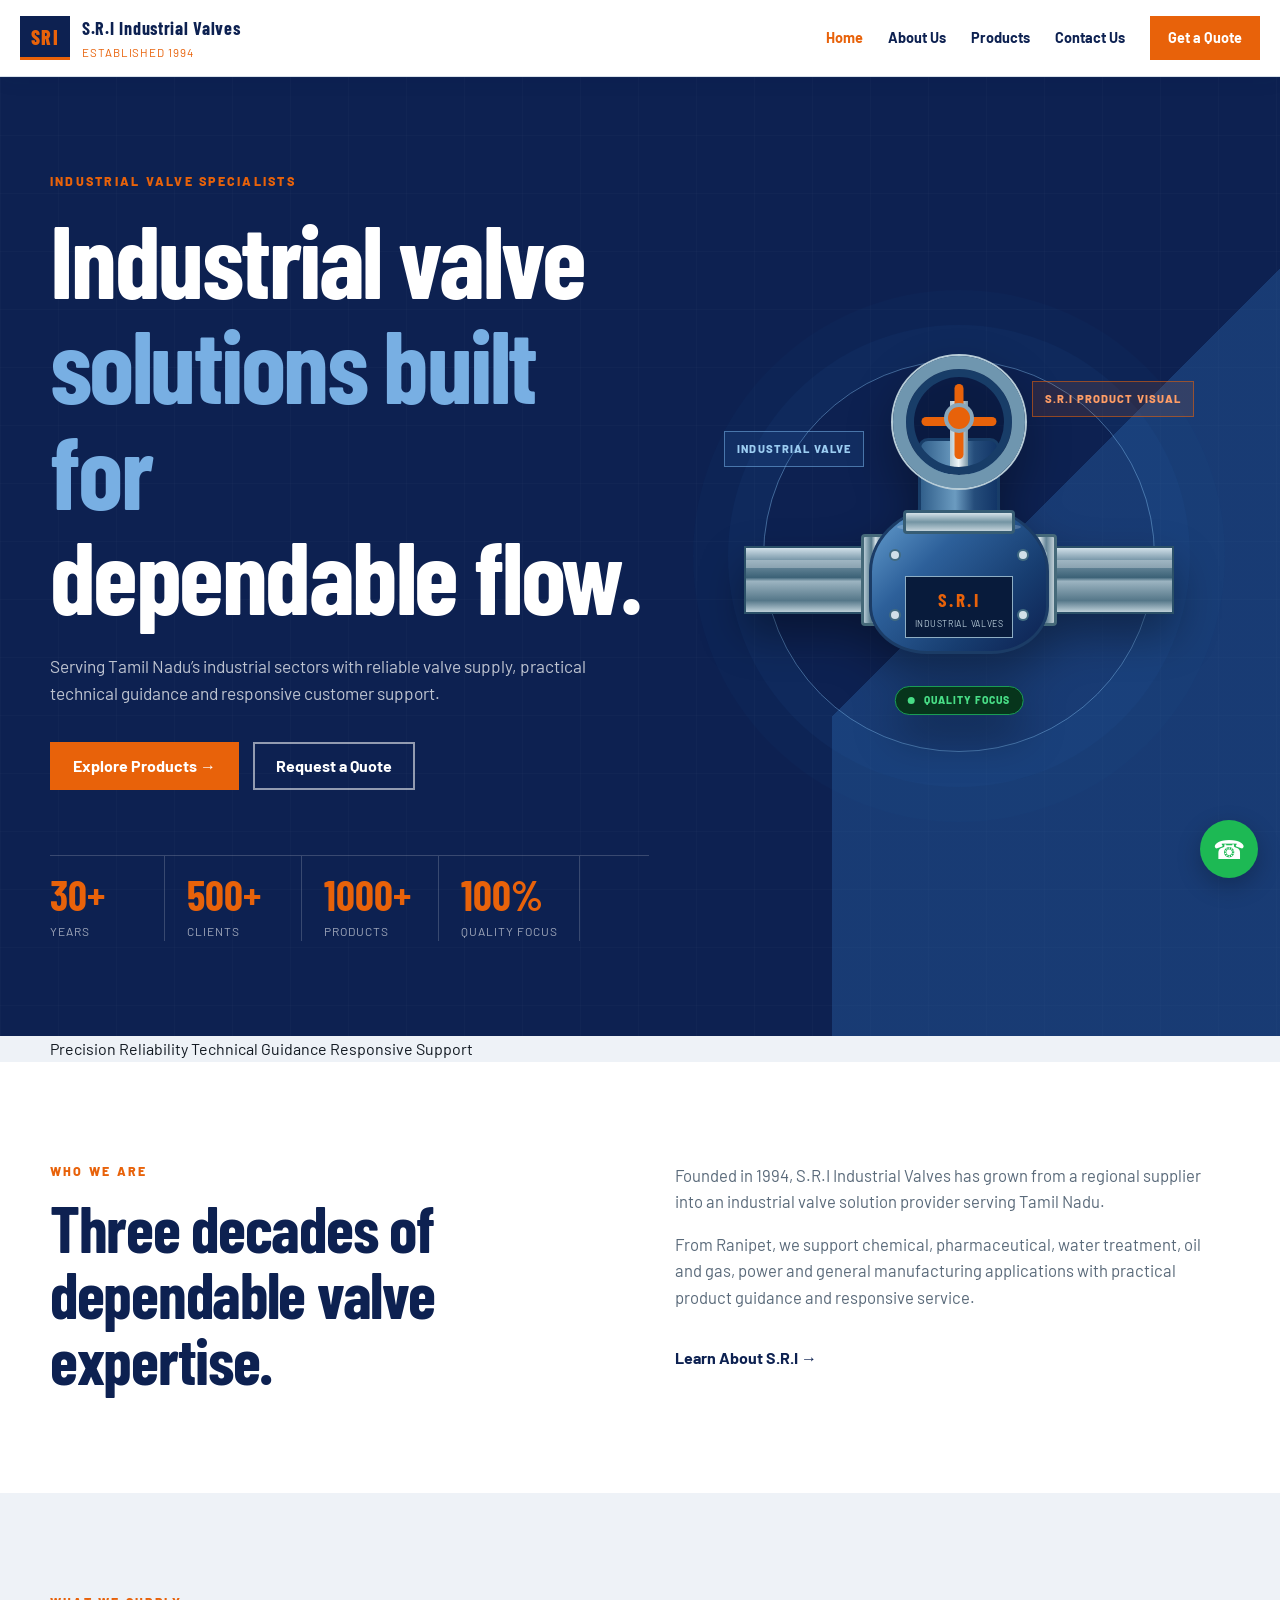
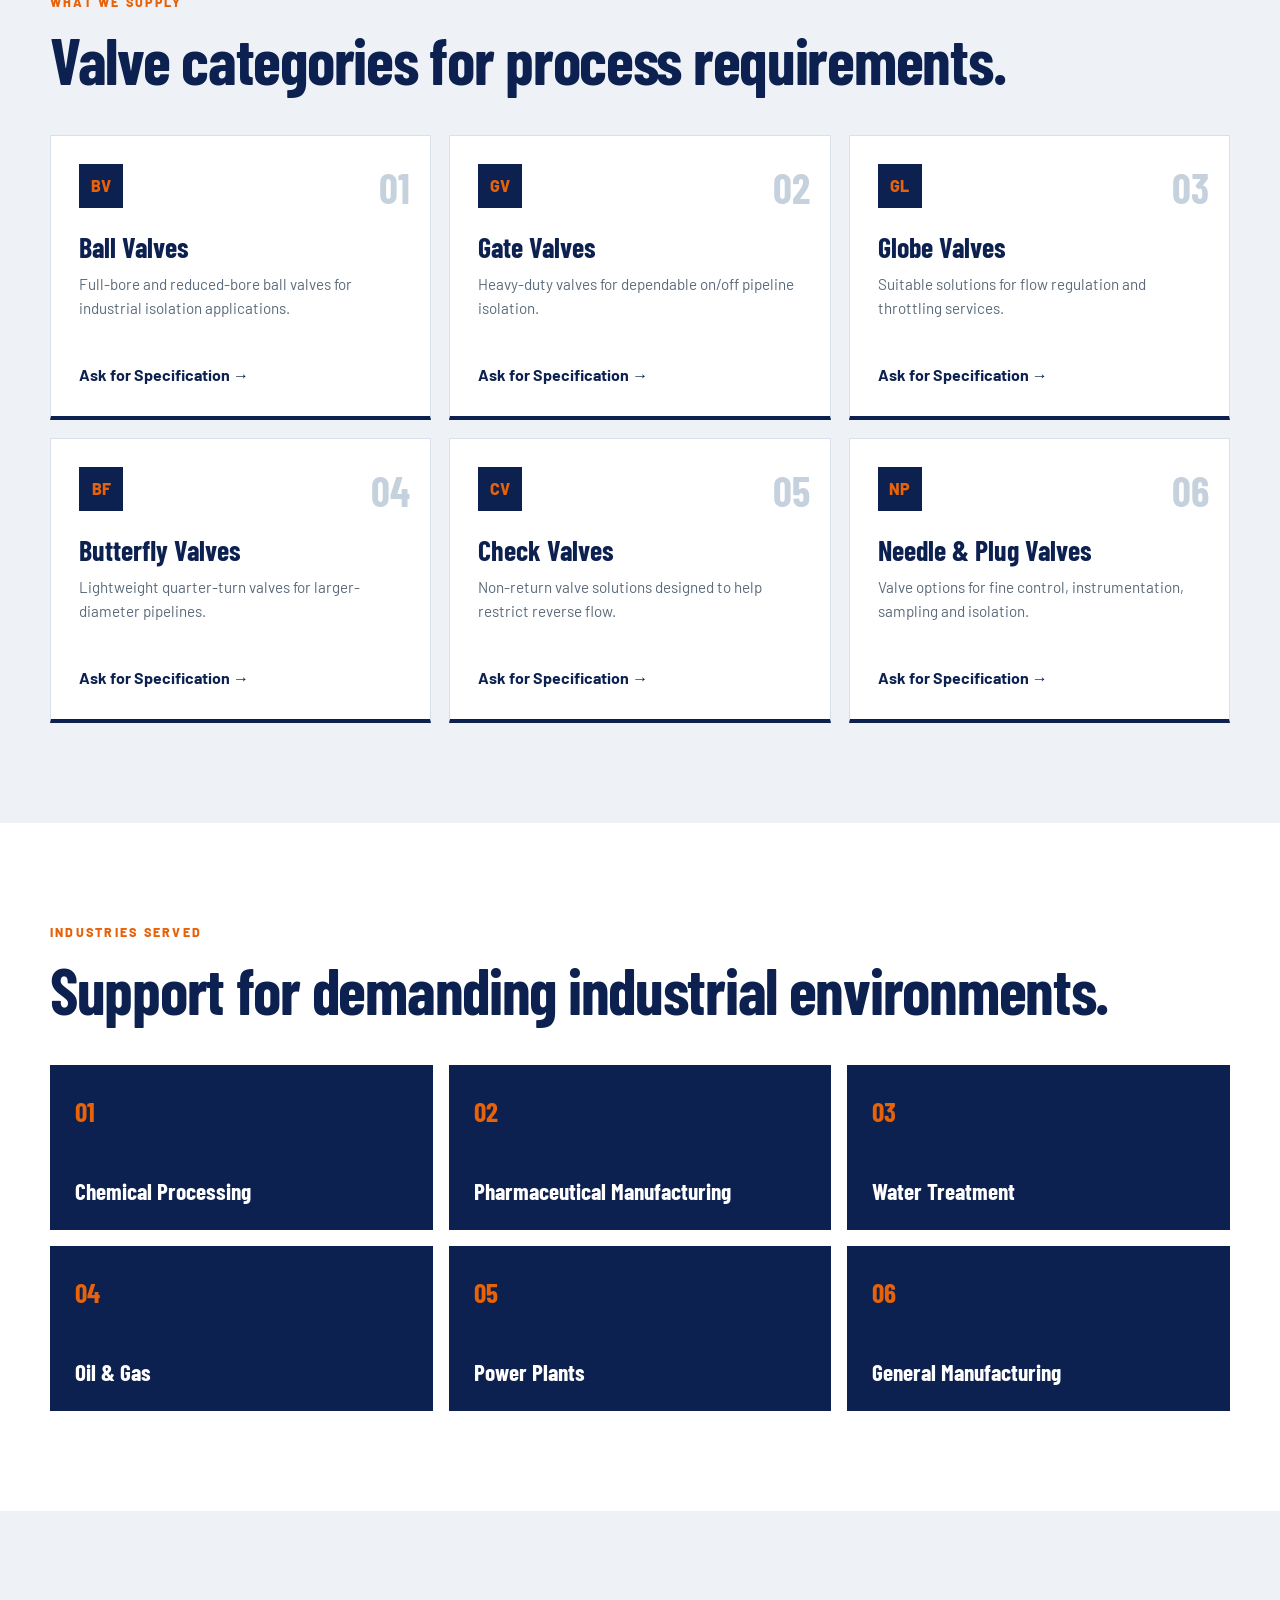
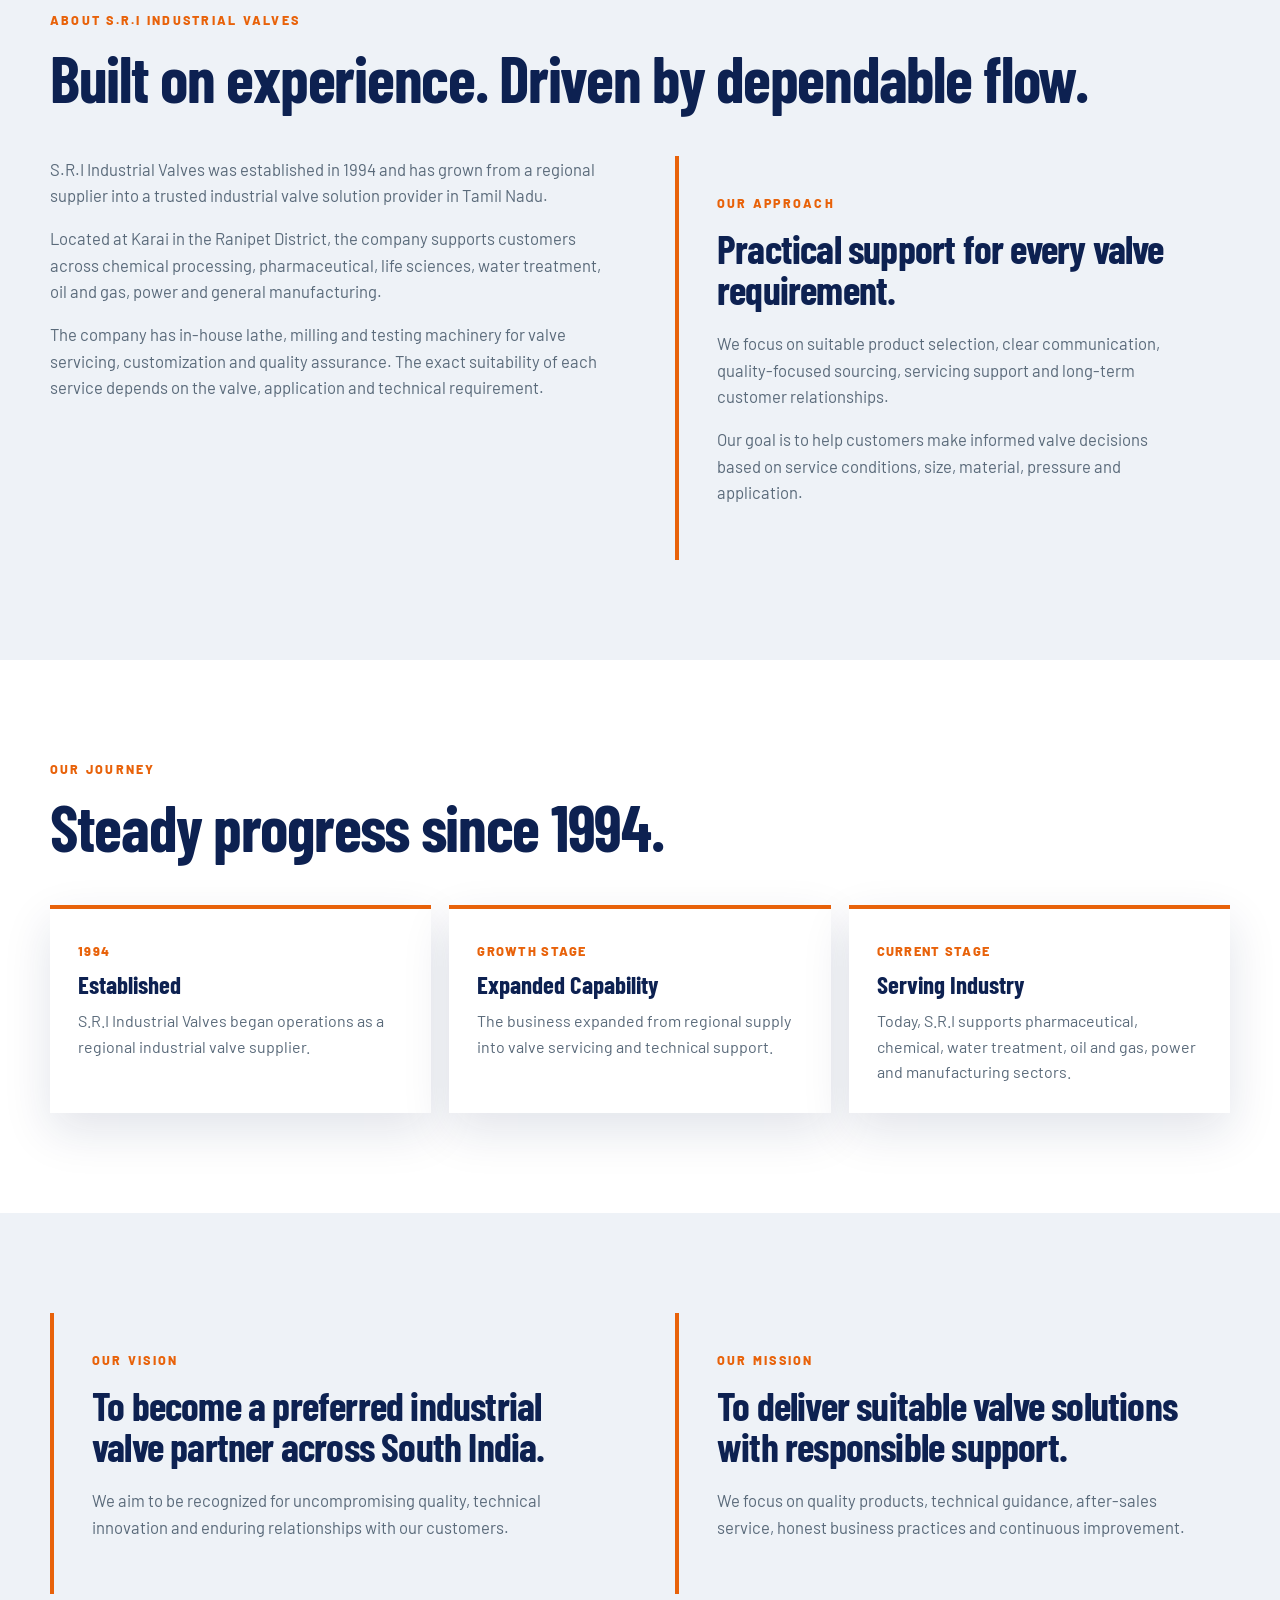
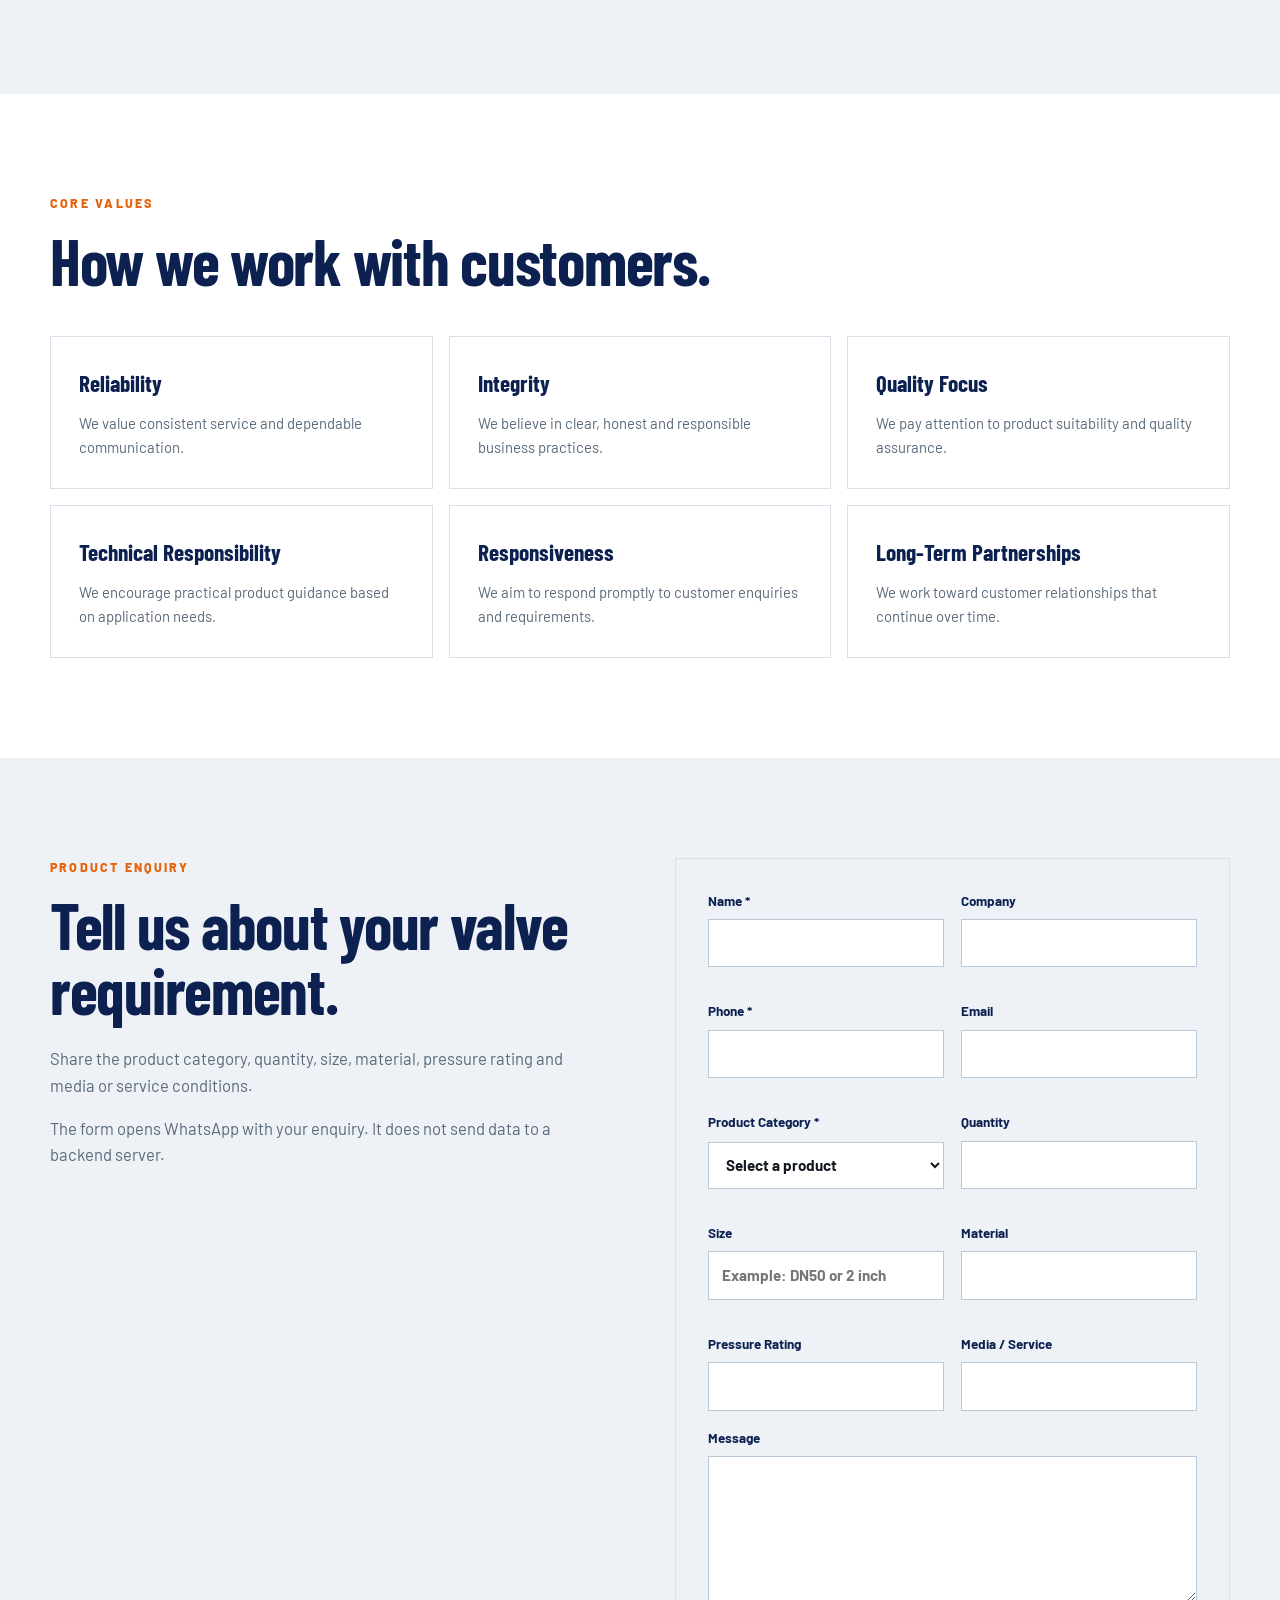
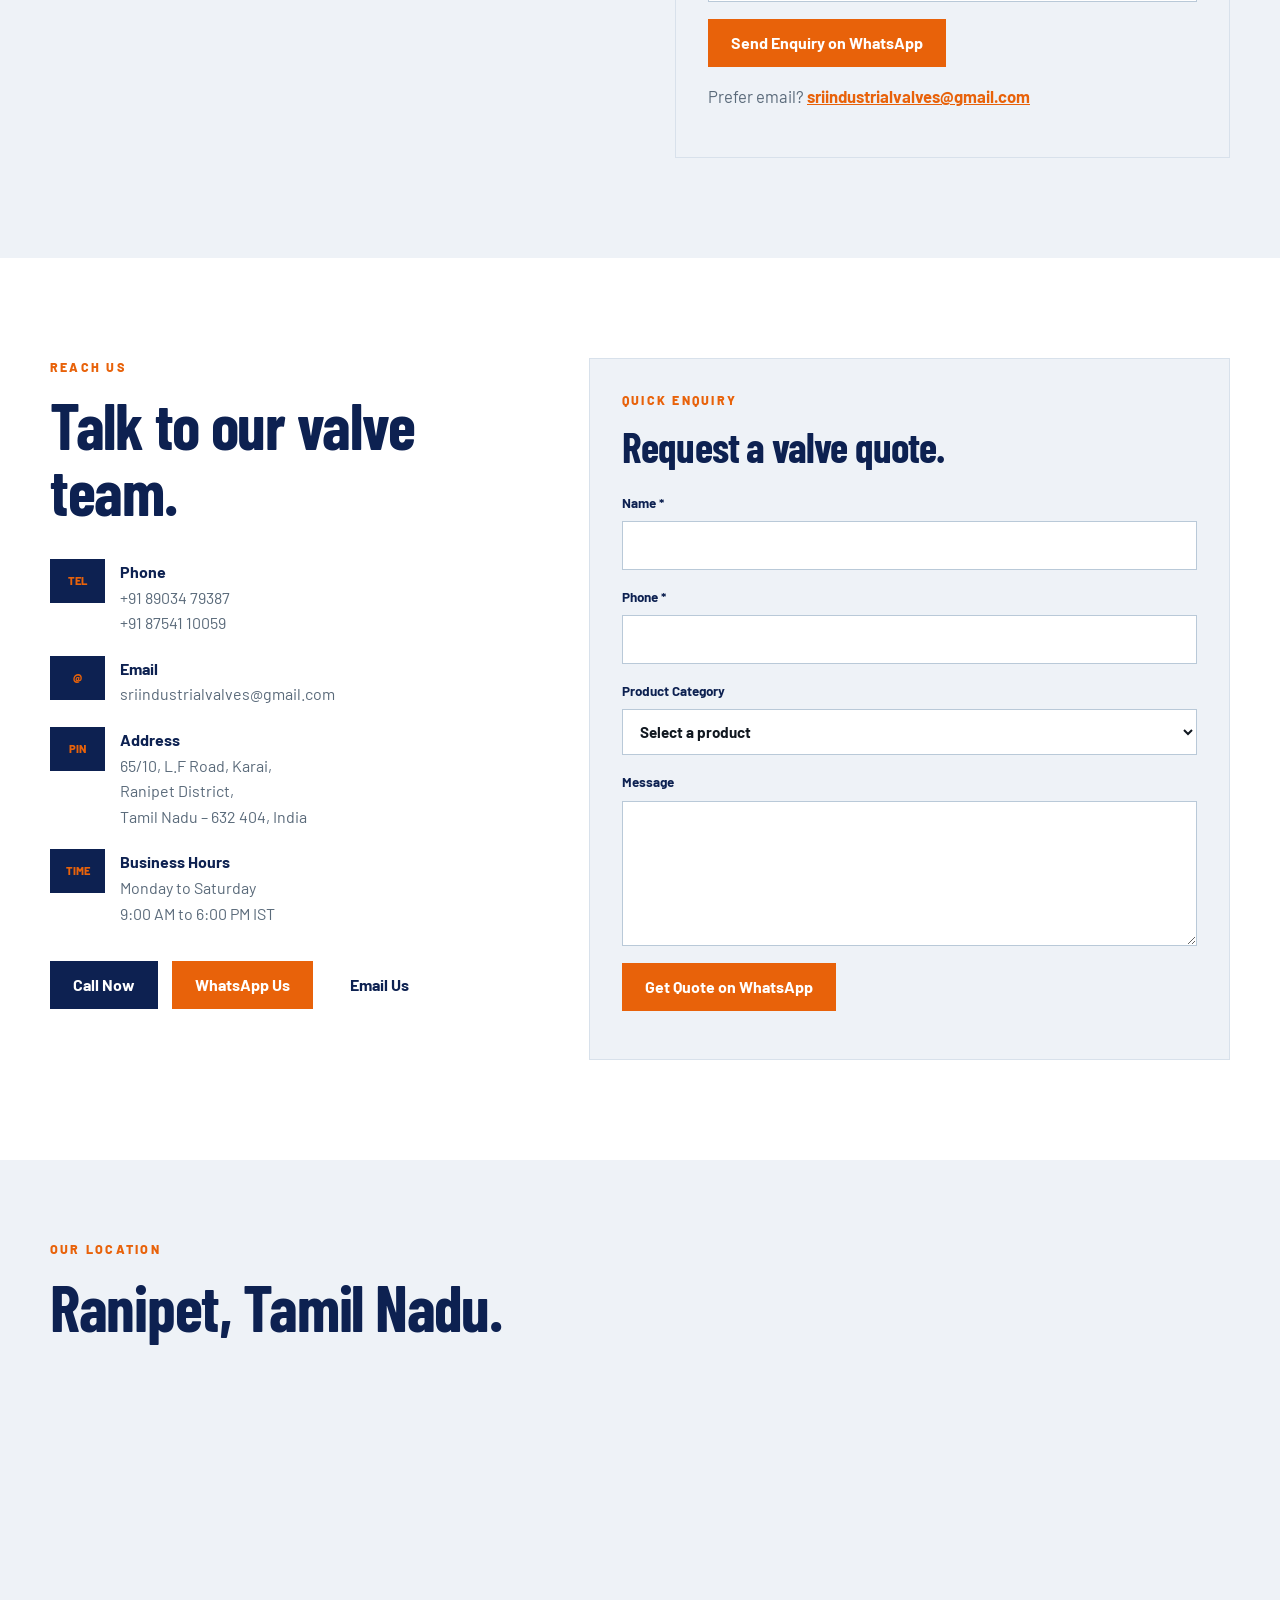
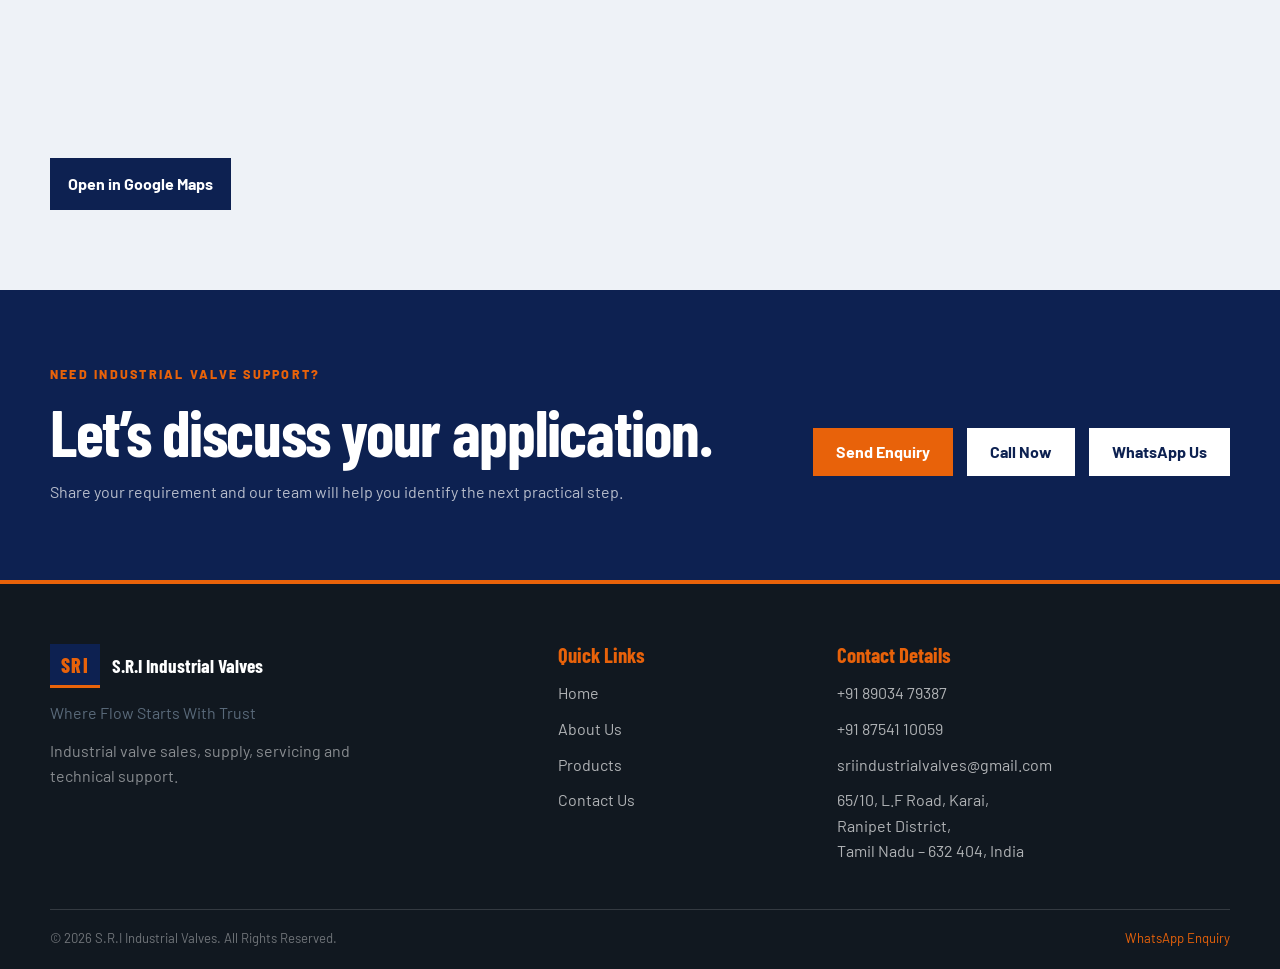
<file: index.html>
<!DOCTYPE html>
<html lang="en">
<head>
  <meta charset="UTF-8">
  <meta name="viewport" content="width=device-width, initial-scale=1.0">

  <title>S.R.I Industrial Valves | Industrial Valve Supplier in Tamil Nadu</title>

  <meta
    name="description"
    content="S.R.I Industrial Valves supplies, services and supports industrial valve requirements from Ranipet, Tamil Nadu."
  >

  <meta
    name="keywords"
    content="industrial valve supplier Tamil Nadu, industrial valves Ranipet, ball valve supplier, gate valve supplier, valve servicing"
  >

  <link rel="canonical" href="https://www.srivalves.com/">

  <link rel="preconnect" href="https://fonts.googleapis.com">
  <link rel="preconnect" href="https://fonts.gstatic.com" crossorigin>

  <link
    href="https://fonts.googleapis.com/css2?family=Barlow:wght@400;500;600;700;800&family=Barlow+Condensed:wght@500;600;700;800&display=swap"
    rel="stylesheet"
  >

  <style>

    :root {
      --navy: #0D2151;
      --steel: #2E6CB5;
      --orange: #E8620A;
      --light: #EEF2F7;
      --dark: #111820;
      --muted: #5A6A7A;
      --white: #FFFFFF;
      --border: #D8E1EB;
      --green: #1DB954;
      --shadow: 0 18px 45px rgba(13, 33, 81, 0.12);
    }

    * {
      box-sizing: border-box;
      margin: 0;
      padding: 0;
    }

    html {
      scroll-behavior: smooth;
      scroll-padding-top: 82px;
    }

    body {
      background: var(--light);
      color: var(--dark);
      font-family: "Barlow", Arial, sans-serif;
      line-height: 1.6;
      overflow-x: hidden;
    }

    a {
      color: inherit;
    }

    button,
    input,
    select,
    textarea {
      font: inherit;
    }

    :focus-visible {
      outline: 3px solid var(--orange);
      outline-offset: 3px;
    }

    .container {
      width: min(1180px, calc(100% - 40px));
      margin: 0 auto;
    }

    .section {
      padding: 100px 0;
    }

    .section-white {
      background: var(--white);
    }

    .section-light {
      background: var(--light);
    }

    .eyebrow {
      margin-bottom: 14px;
      color: var(--orange);
      font-size: 0.78rem;
      font-weight: 800;
      letter-spacing: 0.18em;
      text-transform: uppercase;
    }

    h1,
    h2,
    h3 {
      font-family: "Barlow Condensed", Arial, sans-serif;
      line-height: 1.03;
    }

    h2 {
      color: var(--navy);
      font-size: clamp(2.4rem, 5vw, 4.4rem);
      letter-spacing: -0.02em;
    }

    p {
      color: var(--muted);
    }

    .button {
      min-height: 48px;
      display: inline-flex;
      align-items: center;
      justify-content: center;
      gap: 9px;
      padding: 0 21px;
      border: 2px solid transparent;
      text-decoration: none;
      font-weight: 700;
      cursor: pointer;
      transition: all 0.25s ease;
    }

    .button:hover {
      transform: translateY(-3px);
    }

    .button-orange {
      background: var(--orange);
      color: var(--white);
    }

    .button-orange:hover {
      background: #c84f06;
    }

    .button-navy {
      background: var(--navy);
      color: var(--white);
    }

    .button-light {
      background: var(--white);
      color: var(--navy);
    }

    .button-outline {
      border-color: rgba(255, 255, 255, 0.55);
      color: var(--white);
    }

    .button-outline:hover {
      background: rgba(255, 255, 255, 0.1);
      border-color: var(--white);
    }

    .text-link {
      display: inline-flex;
      align-items: center;
      gap: 8px;
      margin-top: 18px;
      color: var(--navy);
      font-weight: 700;
      text-decoration: none;
    }

    .text-link:hover {
      color: var(--orange);
    }

    /* HEADER */

    .site-header {
      position: sticky;
      top: 0;
      z-index: 1000;
      background: rgba(255, 255, 255, 0.97);
      border-bottom: 1px solid var(--border);
      box-shadow: 0 3px 18px rgba(13, 33, 81, 0.08);
      backdrop-filter: blur(14px);
    }

    .nav-shell {
      width: min(1240px, calc(100% - 40px));
      min-height: 76px;
      margin: auto;
      display: flex;
      align-items: center;
      justify-content: space-between;
      gap: 30px;
    }

    .brand {
      display: inline-flex;
      align-items: center;
      gap: 12px;
      color: var(--navy);
      text-decoration: none;
    }

    .brand-mark {
      width: 50px;
      height: 44px;
      display: grid;
      place-items: center;
      background: var(--navy);
      border-bottom: 3px solid var(--orange);
      color: var(--orange);
      font-family: "Barlow Condensed", Arial, sans-serif;
      font-size: 1.25rem;
      font-weight: 800;
      letter-spacing: 0.08em;
    }

    .brand strong,
    .brand small {
      display: block;
    }

    .brand strong {
      font-family: "Barlow Condensed", Arial, sans-serif;
      font-size: 1.13rem;
      letter-spacing: 0.04em;
    }

    .brand small {
      color: var(--orange);
      font-size: 0.72rem;
      letter-spacing: 0.08em;
      text-transform: uppercase;
    }

    .main-nav {
      display: flex;
      align-items: center;
      gap: 25px;
    }

    .main-nav a {
      min-height: 44px;
      display: inline-flex;
      align-items: center;
      color: var(--navy);
      font-size: 0.9rem;
      font-weight: 700;
      text-decoration: none;
    }

    .main-nav a:hover,
    .main-nav a.active {
      color: var(--orange);
    }

    .nav-quote {
      padding: 0 18px;
      background: var(--orange);
      color: var(--white) !important;
    }

    .menu-toggle {
      display: none;
      width: 45px;
      height: 45px;
      border: 0;
      background: transparent;
      color: var(--navy);
      font-size: 1.7rem;
      cursor: pointer;
    }

    /* HERO */

    .hero {
      position: relative;
      min-height: 700px;
      display: flex;
      align-items: center;
      overflow: hidden;
      background: var(--navy);
      color: var(--white);
    }

    .hero::before {
      content: "";
      position: absolute;
      inset: 0;
      opacity: 0.23;
      background-image:
        linear-gradient(rgba(255,255,255,0.08) 1px, transparent 1px),
        linear-gradient(90deg, rgba(255,255,255,0.08) 1px, transparent 1px);
      background-size: 58px 58px;
    }

    .hero::after {
      content: "";
      position: absolute;
      width: 50%;
      height: 100%;
      right: -15%;
      top: 0;
      background: linear-gradient(
        135deg,
        transparent 40%,
        rgba(46,108,181,0.35) 40%
      );
    }

    .hero-content {
      position: relative;
      z-index: 1;
      width: min(1180px, calc(100% - 40px));
      margin: auto;
      display: grid;
      grid-template-columns: 1.05fr 0.95fr;
      align-items: center;
      gap: 40px;
      padding: 95px 0;
    }

    .hero h1 {
      max-width: 760px;
      color: var(--white);
      font-size: clamp(3.3rem, 8vw, 7rem);
      letter-spacing: -0.025em;
    }

    .hero h1 span {
      display: block;
      color: #78afe3;
    }

    .hero-description {
      max-width: 570px;
      margin-top: 25px;
      color: rgba(255, 255, 255, 0.73);
      font-size: 1.08rem;
    }

    .hero-actions {
      display: flex;
      flex-wrap: wrap;
      gap: 14px;
      margin-top: 34px;
    }

    .hero-stats {
      display: flex;
      flex-wrap: wrap;
      gap: 0;
      margin-top: 65px;
      border-top: 1px solid rgba(255,255,255,0.18);
    }

    .hero-stat {
      min-width: 115px;
      padding: 18px 22px 0 0;
      margin-right: 22px;
      border-right: 1px solid rgba(255,255,255,0.18);
    }

    .hero-stat strong,
    .hero-stat span {
      display: block;
    }

    .hero-stat strong {
      color: var(--orange);
      font-family: "Barlow Condensed", Arial, sans-serif;
      font-size: 2.6rem;
      line-height: 1;
    }

    .hero-stat span {
      margin-top: 6px;
      color: rgba(255,255,255,0.6);
      font-size: 0.75rem;
      letter-spacing: 0.08em;
      text-transform: uppercase;
    }

    /* ORIGINAL S.R.I VALVE PRODUCT IMAGE */

    .product-visual {
      position: relative;
      width: min(500px, 100%);
      min-height: 470px;
      margin: auto;
      display: grid;
      place-items: center;
    }

    .product-visual::before {
      content: "";
      position: absolute;
      width: 390px;
      height: 390px;
      border: 1px solid rgba(119, 177, 229, 0.5);
      border-radius: 50%;
      box-shadow:
        0 0 0 35px rgba(46,108,181,0.08),
        0 0 0 70px rgba(46,108,181,0.04);
    }

    .valve-product {
      position: relative;
      z-index: 2;
      width: 430px;
      max-width: 100%;
      height: 400px;
      filter: drop-shadow(0 20px 22px rgba(0,0,0,0.35));
    }

    .pipe {
      position: absolute;
      top: 190px;
      width: 135px;
      height: 68px;
      background:
        linear-gradient(
          to bottom,
          #d1e0e9 0%,
          #7d9bac 18%,
          #3c6277 46%,
          #9cb4c1 52%,
          #557789 82%,
          #bdcfd8 100%
        );
      border: 2px solid #2b5068;
    }

    .pipe-left {
      left: 0;
    }

    .pipe-right {
      right: 0;
    }

    .pipe::after {
      content: "";
      position: absolute;
      top: 12px;
      left: 0;
      right: 0;
      height: 8px;
      background: rgba(255,255,255,0.28);
    }

    .flange {
      position: absolute;
      top: 178px;
      width: 32px;
      height: 92px;
      border-radius: 4px;
      border: 3px solid #456979;
      background:
        linear-gradient(
          to right,
          #b5c9d4,
          #55798b 28%,
          #d3e0e6 45%,
          #648597 70%,
          #bfced6
        );
      z-index: 3;
    }

    .flange-left {
      left: 117px;
    }

    .flange-right {
      right: 117px;
    }

    .flange::before,
    .flange::after {
      content: "";
      position: absolute;
      width: 7px;
      height: 7px;
      left: 10px;
      border-radius: 50%;
      background: #284d62;
      box-shadow: 0 0 0 2px #a5bbc7;
    }

    .flange::before {
      top: 14px;
    }

    .flange::after {
      bottom: 14px;
    }

    .valve-body-main {
      position: absolute;
      top: 148px;
      left: 50%;
      width: 180px;
      height: 150px;
      transform: translateX(-50%);
      border: 3px solid #1b3c66;
      border-radius: 45% 45% 32% 32%;
      background:
        linear-gradient(
          135deg,
          #68a2d2,
          #2d609a 35%,
          #173d70 70%,
          #0d2151
        );
      z-index: 5;
    }

    .valve-body-main::before {
      content: "";
      position: absolute;
      top: 15px;
      left: 25px;
      right: 25px;
      height: 10px;
      border-radius: 50%;
      background: rgba(255,255,255,0.19);
    }

    .body-bolt {
      position: absolute;
      width: 8px;
      height: 8px;
      border-radius: 50%;
      background: #d1e0e8;
      box-shadow: 0 0 0 2px #416b82;
      z-index: 7;
    }

    .bolt-one {
      top: 195px;
      left: calc(50% - 68px);
    }

    .bolt-two {
      top: 195px;
      right: calc(50% - 68px);
    }

    .bolt-three {
      top: 255px;
      left: calc(50% - 68px);
    }

    .bolt-four {
      top: 255px;
      right: calc(50% - 68px);
    }

    .bonnet {
      position: absolute;
      top: 82px;
      left: 50%;
      width: 82px;
      height: 88px;
      transform: translateX(-50%);
      border: 3px solid #183d68;
      border-radius: 10px 10px 4px 4px;
      background:
        linear-gradient(
          90deg,
          #315f8b,
          #6b9bc0 45%,
          #254d7b 70%,
          #123567
        );
      z-index: 8;
    }

    .bonnet-base {
      position: absolute;
      top: 154px;
      left: 50%;
      width: 112px;
      height: 24px;
      transform: translateX(-50%);
      border: 3px solid #375d74;
      border-radius: 4px;
      background: linear-gradient(#d5e2e8, #7394a3, #c2d2da);
      z-index: 9;
    }

    .stem {
      position: absolute;
      top: 45px;
      left: 50%;
      width: 18px;
      height: 80px;
      transform: translateX(-50%);
      background: linear-gradient(
        to right,
        #b3c8d3,
        #f0f6f8 48%,
        #7996a6
      );
      z-index: 10;
    }

    .handwheel {
      position: absolute;
      top: 0;
      left: 50%;
      width: 132px;
      height: 132px;
      transform: translateX(-50%);
      border: 13px solid #6f96af;
      border-radius: 50%;
      background: transparent;
      box-shadow:
        inset 0 0 0 8px #183d68,
        0 0 0 2px #b7ccd7;
      z-index: 12;
    }

    .handwheel::before,
    .handwheel::after {
      content: "";
      position: absolute;
      top: 15px;
      left: 50%;
      width: 9px;
      height: 75px;
      transform: translateX(-50%);
      background: var(--orange);
      border-radius: 5px;
    }

    .handwheel::after {
      transform: translateX(-50%) rotate(90deg);
    }

    .wheel-hub {
      position: absolute;
      top: 47px;
      left: 50%;
      width: 30px;
      height: 30px;
      transform: translateX(-50%);
      border: 4px solid #8aa7ba;
      border-radius: 50%;
      background: var(--orange);
      z-index: 13;
    }

    .nameplate {
      position: absolute;
      top: 220px;
      left: 50%;
      width: 108px;
      padding: 8px 4px 6px;
      transform: translateX(-50%);
      background: #081b3b;
      border: 1px solid #8eaec4;
      color: var(--white);
      text-align: center;
      z-index: 14;
    }

    .nameplate strong,
    .nameplate small {
      display: block;
    }

    .nameplate strong {
      color: var(--orange);
      font-family: "Barlow Condensed", Arial, sans-serif;
      font-size: 1.2rem;
      letter-spacing: 0.13em;
    }

    .nameplate small {
      margin-top: 1px;
      color: #b7cbd8;
      font-size: 0.55rem;
      letter-spacing: 0.08em;
    }

    .status-badge {
      position: absolute;
      top: 330px;
      left: 50%;
      transform: translateX(-50%);
      padding: 5px 12px;
      border: 1px solid #1a9c54;
      border-radius: 20px;
      background: #07351c;
      color: #48dd86;
      font-size: 0.65rem;
      font-weight: 800;
      letter-spacing: 0.1em;
      white-space: nowrap;
      z-index: 15;
    }

    .status-badge::before {
      content: "";
      display: inline-block;
      width: 7px;
      height: 7px;
      margin-right: 6px;
      border-radius: 50%;
      background: #48dd86;
    }

    .product-tag {
      position: absolute;
      top: 60px;
      right: 15px;
      z-index: 20;
      padding: 8px 12px;
      border: 1px solid rgba(232,98,10,0.55);
      background: rgba(232,98,10,0.12);
      color: #ff9d66;
      font-size: 0.7rem;
      font-weight: 800;
      letter-spacing: 0.1em;
      text-transform: uppercase;
    }

    .product-tag-left {
      top: 110px;
      left: 15px;
      right: auto;
      border-color: rgba(119,177,229,0.55);
      background: rgba(46,108,181,0.16);
      color: #9bccf1;
    }

    /* INTRO */

    .two-column {
      display: grid;
      grid-template-columns: 1fr 1fr;
      align-items: start;
      gap: 70px;
    }

    .two-column p:not(.eyebrow) {
      margin-bottom: 16px;
      font-size: 1.04rem;
    }

    /* PRODUCTS */

    .product-grid {
      display: grid;
      grid-template-columns: repeat(3, 1fr);
      gap: 18px;
      margin-top: 42px;
    }

    .product-card {
      min-height: 285px;
      display: flex;
      flex-direction: column;
      align-items: flex-start;
      position: relative;
      padding: 28px;
      background: var(--white);
      border: 1px solid var(--border);
      border-bottom: 4px solid var(--navy);
      transition: all 0.25s ease;
    }

    .product-card:hover {
      border-bottom-color: var(--orange);
      box-shadow: var(--shadow);
      transform: translateY(-5px);
    }

    .product-number {
      position: absolute;
      top: 18px;
      right: 20px;
      color: #c5d1dc;
      font-family: "Barlow Condensed", Arial, sans-serif;
      font-size: 2.6rem;
      font-weight: 700;
    }

    .product-icon {
      width: 44px;
      height: 44px;
      display: grid;
      place-items: center;
      margin-bottom: 25px;
      background: var(--navy);
      color: var(--orange);
      font-weight: 800;
    }

    .product-card h3 {
      margin-bottom: 10px;
      color: var(--navy);
      font-size: 1.75rem;
    }

    .product-card p {
      font-size: 0.95rem;
    }

    .product-card .text-link {
      margin-top: auto;
    }

    .center-action {
      display: flex;
      justify-content: center;
      margin-top: 36px;
    }

    /* INDUSTRIES */

    .industry-grid {
      display: grid;
      grid-template-columns: repeat(3, 1fr);
      gap: 16px;
      margin-top: 42px;
    }

    .industry-card {
      min-height: 165px;
      padding: 25px;
      background: var(--navy);
      color: var(--white);
    }

    .industry-card span {
      color: var(--orange);
      font-family: "Barlow Condensed", Arial, sans-serif;
      font-size: 1.7rem;
      font-weight: 700;
    }

    .industry-card h3 {
      margin-top: 47px;
      font-size: 1.45rem;
    }

    /* ABOUT */

    .purpose-card {
      padding: 38px;
      background: var(--light);
      border-left: 4px solid var(--orange);
    }

    .purpose-card h2 {
      font-size: 2.5rem;
    }

    .timeline {
      display: grid;
      grid-template-columns: repeat(3, 1fr);
      gap: 18px;
      margin-top: 45px;
    }

    .timeline-card {
      padding: 28px;
      background: var(--white);
      border-top: 4px solid var(--orange);
      box-shadow: var(--shadow);
    }

    .timeline-card span {
      color: var(--orange);
      font-size: 0.8rem;
      font-weight: 800;
      letter-spacing: 0.1em;
      text-transform: uppercase;
    }

    .timeline-card h3 {
      margin: 10px 0;
      color: var(--navy);
      font-size: 1.55rem;
    }

    .values-grid {
      display: grid;
      grid-template-columns: repeat(3, 1fr);
      gap: 16px;
      margin-top: 42px;
    }

    .value-card {
      padding: 28px;
      background: var(--white);
      border: 1px solid var(--border);
    }

    .value-card strong {
      display: block;
      color: var(--navy);
      font-family: "Barlow Condensed", Arial, sans-serif;
      font-size: 1.45rem;
    }

    .value-card p {
      margin-top: 10px;
      font-size: 0.93rem;
    }

    /* FORM */

    .quote-form {
      padding: 32px;
      background: var(--light);
      border: 1px solid var(--border);
    }

    .form-grid {
      display: grid;
      grid-template-columns: 1fr 1fr;
      gap: 17px;
    }

    .quote-form label {
      display: grid;
      gap: 7px;
      margin-bottom: 17px;
      color: var(--navy);
      font-size: 0.84rem;
      font-weight: 700;
    }

    .quote-form input,
    .quote-form select,
    .quote-form textarea {
      width: 100%;
      min-height: 46px;
      padding: 11px 13px;
      border: 1px solid #b9c9d8;
      background: var(--white);
      color: var(--dark);
      font-size: 0.95rem;
    }

    .quote-form textarea {
      min-height: 120px;
      resize: vertical;
    }

    .form-status {
      margin-top: 16px;
      color: #14743b !important;
      font-weight: 700;
    }

    .form-fallback {
      margin-top: 14px;
      font-size: 0.88rem;
    }

    .form-fallback a {
      color: var(--orange);
      font-weight: 700;
    }

    /* CLIENTELE REMOVED */

    /*
      Client names and clientele cards were intentionally removed.
      This section is not included in the page.
    */

    /* CONTACT */

    .contact-layout {
      display: grid;
      grid-template-columns: 0.85fr 1.15fr;
      align-items: start;
      gap: 65px;
    }

    .contact-info h2 {
      margin-bottom: 35px;
    }

    .contact-item {
      display: flex;
      align-items: flex-start;
      gap: 15px;
      margin: 20px 0;
    }

    .contact-symbol {
      min-width: 55px;
      min-height: 44px;
      display: grid;
      place-items: center;
      background: var(--navy);
      color: var(--orange);
      font-size: 0.7rem;
      font-weight: 800;
    }

    .contact-item strong,
    .contact-item a,
    .contact-item span {
      display: block;
    }

    .contact-item strong {
      color: var(--navy);
    }

    .contact-item a,
    .contact-item span {
      color: var(--muted);
      text-decoration: none;
    }

    .contact-item a:hover {
      color: var(--orange);
    }

    .contact-actions,
    .cta-actions {
      display: flex;
      flex-wrap: wrap;
      gap: 14px;
      margin-top: 35px;
    }

    .map-section {
      padding: 80px 0;
      background: var(--light);
    }

    .map-section iframe {
      width: 100%;
      min-height: 390px;
      display: block;
      border: 0;
      margin-top: 28px;
    }

    .map-link {
      display: inline-flex;
      padding: 13px 18px;
      background: var(--navy);
      color: var(--white);
      font-weight: 700;
      text-decoration: none;
    }

    /* CTA */

    .cta-section {
      display: flex;
      align-items: center;
      justify-content: space-between;
      gap: 35px;
      padding: 75px max(20px, calc((100% - 1180px) / 2));
      background: var(--navy);
      color: var(--white);
    }

    .cta-section h2 {
      color: var(--white);
    }

    .cta-section p:not(.eyebrow) {
      max-width: 600px;
      margin-top: 15px;
      color: rgba(255,255,255,0.7);
    }

    /* FOOTER */

    .site-footer {
      padding: 60px 0 20px;
      background: #111820;
      color: rgba(255,255,255,0.7);
      border-top: 4px solid var(--orange);
    }

    .footer-grid {
      width: min(1180px, calc(100% - 40px));
      margin: auto;
      display: grid;
      grid-template-columns: 1.4fr 0.7fr 1.2fr;
      gap: 50px;
    }

    .footer-brand {
      display: flex;
      align-items: center;
      gap: 12px;
      color: var(--white);
    }

    .footer-brand strong {
      font-family: "Barlow Condensed", Arial, sans-serif;
      font-size: 1.2rem;
    }

    .site-footer h3 {
      margin-bottom: 15px;
      color: var(--orange);
      font-size: 1.3rem;
    }

    .site-footer p {
      margin: 12px 0;
    }

    .footer-note {
      max-width: 320px;
      color: rgba(255,255,255,0.5);
    }

    .footer-links,
    .footer-contact {
      display: grid;
      gap: 10px;
    }

    .footer-links a,
    .footer-contact a,
    .footer-contact span {
      color: rgba(255,255,255,0.67);
      text-decoration: none;
    }

    .footer-links a:hover,
    .footer-contact a:hover {
      color: var(--orange);
    }

    .footer-bottom {
      width: min(1180px, calc(100% - 40px));
      margin: 45px auto 0;
      padding-top: 18px;
      display: flex;
      justify-content: space-between;
      gap: 20px;
      border-top: 1px solid rgba(255,255,255,0.15);
      color: rgba(255,255,255,0.4);
      font-size: 0.82rem;
    }

    .footer-bottom a {
      color: var(--orange);
      text-decoration: none;
    }

    /* WHATSAPP */

    .whatsapp-float {
      position: fixed;
      right: 22px;
      bottom: 22px;
      z-index: 2000;
      width: 58px;
      height: 58px;
      display: grid;
      place-items: center;
      border-radius: 50%;
      background: var(--green);
      color: var(--white);
      font-size: 1.65rem;
      text-decoration: none;
      box-shadow: 0 8px 25px rgba(0,0,0,0.24);
      transition: transform 0.25s ease;
    }

    .whatsapp-float:hover {
      transform: scale(1.08);
    }

    .whatsapp-tooltip {
      position: absolute;
      right: 68px;
      padding: 7px 11px;
      white-space: nowrap;
      background: var(--navy);
      color: var(--white);
      font-size: 0.78rem;
      opacity: 0;
      pointer-events: none;
      transition: opacity 0.2s ease;
    }

    .whatsapp-float:hover .whatsapp-tooltip,
    .whatsapp-float:focus-visible .whatsapp-tooltip {
      opacity: 1;
    }

    /* RESPONSIVE */

    @media (max-width: 1050px) {
      .hero-content {
        grid-template-columns: 1fr 0.9fr;
      }

      .product-visual {
        transform: scale(0.9);
      }

      .main-nav {
        gap: 14px;
      }
    }

    @media (max-width: 900px) {
      .main-nav {
        gap: 10px;
      }

      .main-nav a {
        font-size: 0.82rem;
      }

      .hero-content,
      .contact-layout {
        grid-template-columns: 1fr;
      }

      .hero-copy {
        text-align: center;
      }

      .hero-description {
        margin-left: auto;
        margin-right: auto;
      }

      .hero-actions,
      .hero-stats {
        justify-content: center;
      }

      .hero-visual {
        order: -1;
        min-height: 440px;
      }

      .product-grid,
      .values-grid {
        grid-template-columns: repeat(2, 1fr);
      }

      .footer-grid {
        grid-template-columns: 1fr 1fr;
      }
    }

    @media (max-width: 700px) {
      .container,
      .nav-shell,
      .footer-grid,
      .footer-bottom {
        width: calc(100% - 30px);
      }

      .menu-toggle {
        display: grid;
        place-items: center;
      }

      .main-nav {
        position: absolute;
        top: 76px;
        left: 15px;
        right: 15px;
        display: none;
        flex-direction: column;
        align-items: stretch;
        gap: 0;
        padding: 10px;
        background: var(--white);
        box-shadow: var(--shadow);
      }

      .main-nav.is-open {
        display: flex;
      }

      .main-nav a {
        min-height: 52px;
        padding: 0 15px;
        font-size: 0.9rem;
      }

      .nav-quote {
        justify-content: center;
        margin-top: 8px;
      }

      .hero {
        min-height: auto;
      }

      .hero-content {
        padding: 70px 0 80px;
      }

      .hero h1 {
        font-size: clamp(3.1rem, 16vw, 5rem);
      }

      .hero-visual {
        min-height: 390px;
      }

      .product-visual {
        transform: scale(0.77);
        transform-origin: center;
        margin-top: -35px;
        margin-bottom: -45px;
      }

      .hero-stats {
        justify-content: flex-start;
        text-align: left;
      }

      .hero-stat {
        min-width: 92px;
        padding-right: 12px;
        margin-right: 12px;
      }

      .hero-stat strong {
        font-size: 2rem;
      }

      .section {
        padding: 70px 0;
      }

      .two-column,
      .product-grid,
      .industry-grid,
      .timeline,
      .values-grid,
      .footer-grid {
        grid-template-columns: 1fr;
      }

      .cta-section {
        display: block;
        padding-top: 60px;
        padding-bottom: 60px;
      }

      .cta-actions {
        margin-top: 25px;
      }

      .form-grid {
        grid-template-columns: 1fr;
      }

      .quote-form {
        padding: 22px;
      }

      .footer-bottom {
        display: grid;
        text-align: center;
      }

      .whatsapp-float {
        right: 16px;
        bottom: 16px;
      }
    }

  </style>
</head>

<body>

  <!-- HEADER -->

  <header class="site-header">
    <div class="nav-shell">

      <a href="#home" class="brand">
        <span class="brand-mark">SRI</span>

        <span>
          <strong>S.R.I Industrial Valves</strong>
          <small>Established 1994</small>
        </span>
      </a>

      <button
        class="menu-toggle"
        id="menuToggle"
        aria-label="Open navigation menu"
        aria-expanded="false"
      >
        ☰
      </button>

      <nav class="main-nav" id="mainNav">
        <a href="#home">Home</a>
        <a href="#about">About Us</a>
        <a href="#products">Products</a>
        <a href="#contact">Contact Us</a>

        <a
          href="https://wa.me/918903479387?text=Hello%20S.R.I%20Industrial%20Valves%2C%20I%20would%20like%20to%20request%20a%20quotation."
          target="_blank"
          rel="noopener"
          class="nav-quote"
        >
          Get a Quote
        </a>
      </nav>

    </div>
  </header>

  <main>

    <!-- HOME HERO -->

    <section class="hero" id="home">

      <div class="hero-content">

        <div class="hero-copy">

          <p class="eyebrow">Industrial Valve Specialists</p>

          <h1>
            Industrial valve
            <span>solutions built for</span>
            dependable flow.
          </h1>

          <p class="hero-description">
            Serving Tamil Nadu’s industrial sectors with reliable valve supply,
            practical technical guidance and responsive customer support.
          </p>

          <div class="hero-actions">
            <a href="#products" class="button button-orange">
              Explore Products →
            </a>

            <a href="#contact" class="button button-outline">
              Request a Quote
            </a>
          </div>

          <div class="hero-stats">

            <div class="hero-stat">
              <strong>30+</strong>
              <span>Years</span>
            </div>

            <div class="hero-stat">
              <strong>500+</strong>
              <span>Clients</span>
            </div>

            <div class="hero-stat">
              <strong>1000+</strong>
              <span>Products</span>
            </div>

            <div class="hero-stat">
              <strong>100%</strong>
              <span>Quality Focus</span>
            </div>

          </div>

        </div>

        <!-- NEW ORIGINAL S.R.I VALVE PRODUCT VISUAL -->

        <div class="product-visual" aria-label="Original S.R.I industrial valve illustration">

          <div class="product-tag">S.R.I Product Visual</div>
          <div class="product-tag product-tag-left">Industrial Valve</div>

          <div class="valve-product">

            <div class="pipe pipe-left"></div>
            <div class="pipe pipe-right"></div>

            <div class="flange flange-left"></div>
            <div class="flange flange-right"></div>

            <div class="valve-body-main"></div>

            <div class="body-bolt bolt-one"></div>
            <div class="body-bolt bolt-two"></div>
            <div class="body-bolt bolt-three"></div>
            <div class="body-bolt bolt-four"></div>

            <div class="bonnet"></div>
            <div class="bonnet-base"></div>
            <div class="stem"></div>

            <div class="handwheel"></div>
            <div class="wheel-hub"></div>

            <div class="nameplate">
              <strong>S.R.I</strong>
              <small>INDUSTRIAL VALVES</small>
            </div>

            <div class="status-badge">
              QUALITY FOCUS
            </div>

          </div>

        </div>

      </div>

    </section>

    <!-- TRUST STRIP -->

    <section class="trust-strip">
      <div class="container trust-list">
        <span>Precision</span>
        <span>Reliability</span>
        <span>Technical Guidance</span>
        <span>Responsive Support</span>
      </div>
    </section>

    <!-- COMPANY INTRODUCTION -->

    <section class="section section-white">
      <div class="container two-column">

        <div>
          <p class="eyebrow">Who We Are</p>
          <h2>Three decades of dependable valve expertise.</h2>
        </div>

        <div>
          <p>
            Founded in 1994, S.R.I Industrial Valves has grown from a regional
            supplier into an industrial valve solution provider serving Tamil Nadu.
          </p>

          <p>
            From Ranipet, we support chemical, pharmaceutical, water treatment,
            oil and gas, power and general manufacturing applications with
            practical product guidance and responsive service.
          </p>

          <a href="#about" class="text-link">
            Learn About S.R.I →
          </a>
        </div>

      </div>
    </section>

    <!-- PRODUCTS -->

    <section class="section section-light" id="products">
      <div class="container">

        <p class="eyebrow">What We Supply</p>
        <h2>Valve categories for process requirements.</h2>

        <div class="product-grid">

          <article class="product-card">
            <span class="product-number">01</span>
            <div class="product-icon">BV</div>
            <h3>Ball Valves</h3>
            <p>
              Full-bore and reduced-bore ball valves for industrial isolation
              applications.
            </p>
            <a href="#contact" class="text-link">Ask for Specification →</a>
          </article>

          <article class="product-card">
            <span class="product-number">02</span>
            <div class="product-icon">GV</div>
            <h3>Gate Valves</h3>
            <p>
              Heavy-duty valves for dependable on/off pipeline isolation.
            </p>
            <a href="#contact" class="text-link">Ask for Specification →</a>
          </article>

          <article class="product-card">
            <span class="product-number">03</span>
            <div class="product-icon">GL</div>
            <h3>Globe Valves</h3>
            <p>
              Suitable solutions for flow regulation and throttling services.
            </p>
            <a href="#contact" class="text-link">Ask for Specification →</a>
          </article>

          <article class="product-card">
            <span class="product-number">04</span>
            <div class="product-icon">BF</div>
            <h3>Butterfly Valves</h3>
            <p>
              Lightweight quarter-turn valves for larger-diameter pipelines.
            </p>
            <a href="#contact" class="text-link">Ask for Specification →</a>
          </article>

          <article class="product-card">
            <span class="product-number">05</span>
            <div class="product-icon">CV</div>
            <h3>Check Valves</h3>
            <p>
              Non-return valve solutions designed to help restrict reverse flow.
            </p>
            <a href="#contact" class="text-link">Ask for Specification →</a>
          </article>

          <article class="product-card">
            <span class="product-number">06</span>
            <div class="product-icon">NP</div>
            <h3>Needle & Plug Valves</h3>
            <p>
              Valve options for fine control, instrumentation, sampling and isolation.
            </p>
            <a href="#contact" class="text-link">Ask for Specification →</a>
          </article>

        </div>

      </div>
    </section>

    <!-- INDUSTRIES -->

    <section class="section section-white">
      <div class="container">

        <p class="eyebrow">Industries Served</p>
        <h2>Support for demanding industrial environments.</h2>

        <div class="industry-grid">

          <article class="industry-card">
            <span>01</span>
            <h3>Chemical Processing</h3>
          </article>

          <article class="industry-card">
            <span>02</span>
            <h3>Pharmaceutical Manufacturing</h3>
          </article>

          <article class="industry-card">
            <span>03</span>
            <h3>Water Treatment</h3>
          </article>

          <article class="industry-card">
            <span>04</span>
            <h3>Oil & Gas</h3>
          </article>

          <article class="industry-card">
            <span>05</span>
            <h3>Power Plants</h3>
          </article>

          <article class="industry-card">
            <span>06</span>
            <h3>General Manufacturing</h3>
          </article>

        </div>

      </div>
    </section>

    <!-- ABOUT -->

    <section class="section section-light" id="about">
      <div class="container">

        <p class="eyebrow">About S.R.I Industrial Valves</p>
        <h2>Built on experience. Driven by dependable flow.</h2>

        <div class="two-column" style="margin-top: 45px;">

          <div>
            <p>
              S.R.I Industrial Valves was established in 1994 and has grown
              from a regional supplier into a trusted industrial valve solution
              provider in Tamil Nadu.
            </p>

            <p>
              Located at Karai in the Ranipet District, the company supports
              customers across chemical processing, pharmaceutical, life
              sciences, water treatment, oil and gas, power and general
              manufacturing.
            </p>

            <p>
              The company has in-house lathe, milling and testing machinery for
              valve servicing, customization and quality assurance. The exact
              suitability of each service depends on the valve, application and
              technical requirement.
            </p>
          </div>

          <div class="purpose-card">
            <p class="eyebrow">Our Approach</p>

            <h2>
              Practical support for every valve requirement.
            </h2>

            <p style="margin-top: 20px;">
              We focus on suitable product selection, clear communication,
              quality-focused sourcing, servicing support and long-term customer
              relationships.
            </p>

            <p style="margin-top: 15px;">
              Our goal is to help customers make informed valve decisions based
              on service conditions, size, material, pressure and application.
            </p>
          </div>

        </div>

      </div>
    </section>

    <!-- TIMELINE -->

    <section class="section section-white">
      <div class="container">

        <p class="eyebrow">Our Journey</p>
        <h2>Steady progress since 1994.</h2>

        <div class="timeline">

          <article class="timeline-card">
            <span>1994</span>
            <h3>Established</h3>
            <p>
              S.R.I Industrial Valves began operations as a regional industrial
              valve supplier.
            </p>
          </article>

          <article class="timeline-card">
            <span>Growth Stage</span>
            <h3>Expanded Capability</h3>
            <p>
              The business expanded from regional supply into valve servicing
              and technical support.
            </p>
          </article>

          <article class="timeline-card">
            <span>Current Stage</span>
            <h3>Serving Industry</h3>
            <p>
              Today, S.R.I supports pharmaceutical, chemical, water treatment,
              oil and gas, power and manufacturing sectors.
            </p>
          </article>

        </div>

      </div>
    </section>

    <!-- MISSION AND VISION -->

    <section class="section section-light">
      <div class="container two-column">

        <article class="purpose-card">
          <p class="eyebrow">Our Vision</p>

          <h2>
            To become a preferred industrial valve partner across South India.
          </h2>

          <p style="margin-top: 20px;">
            We aim to be recognized for uncompromising quality, technical
            innovation and enduring relationships with our customers.
          </p>
        </article>

        <article class="purpose-card">
          <p class="eyebrow">Our Mission</p>

          <h2>
            To deliver suitable valve solutions with responsible support.
          </h2>

          <p style="margin-top: 20px;">
            We focus on quality products, technical guidance, after-sales
            service, honest business practices and continuous improvement.
          </p>
        </article>

      </div>
    </section>

    <!-- VALUES -->

    <section class="section section-white">
      <div class="container">

        <p class="eyebrow">Core Values</p>
        <h2>How we work with customers.</h2>

        <div class="values-grid">

          <article class="value-card">
            <strong>Reliability</strong>
            <p>We value consistent service and dependable communication.</p>
          </article>

          <article class="value-card">
            <strong>Integrity</strong>
            <p>We believe in clear, honest and responsible business practices.</p>
          </article>

          <article class="value-card">
            <strong>Quality Focus</strong>
            <p>We pay attention to product suitability and quality assurance.</p>
          </article>

          <article class="value-card">
            <strong>Technical Responsibility</strong>
            <p>We encourage practical product guidance based on application needs.</p>
          </article>

          <article class="value-card">
            <strong>Responsiveness</strong>
            <p>We aim to respond promptly to customer enquiries and requirements.</p>
          </article>

          <article class="value-card">
            <strong>Long-Term Partnerships</strong>
            <p>We work toward customer relationships that continue over time.</p>
          </article>

        </div>

      </div>
    </section>

    <!-- PRODUCT ENQUIRY -->

    <section class="section section-light" id="product-enquiry">
      <div class="container two-column">

        <div>
          <p class="eyebrow">Product Enquiry</p>
          <h2>Tell us about your valve requirement.</h2>

          <p style="margin-top: 22px;">
            Share the product category, quantity, size, material, pressure rating
            and media or service conditions.
          </p>

          <p>
            The form opens WhatsApp with your enquiry. It does not send data to
            a backend server.
          </p>
        </div>

        <form class="quote-form" id="quoteForm">

          <div class="form-grid">

            <label>
              Name *
              <input type="text" name="name" required>
            </label>

            <label>
              Company
              <input type="text" name="company">
            </label>

            <label>
              Phone *
              <input type="tel" name="phone" required>
            </label>

            <label>
              Email
              <input type="email" name="email">
            </label>

            <label>
              Product Category *
              <select name="product" required>
                <option value="">Select a product</option>
                <option>Ball Valves</option>
                <option>Gate Valves</option>
                <option>Globe Valves</option>
                <option>Butterfly Valves</option>
                <option>Check Valves</option>
                <option>Needle & Plug Valves</option>
              </select>
            </label>

            <label>
              Quantity
              <input type="text" name="quantity">
            </label>

            <label>
              Size
              <input type="text" name="size" placeholder="Example: DN50 or 2 inch">
            </label>

            <label>
              Material
              <input type="text" name="material">
            </label>

            <label>
              Pressure Rating
              <input type="text" name="pressure">
            </label>

            <label>
              Media / Service
              <input type="text" name="media">
            </label>

          </div>

          <label>
            Message
            <textarea name="message" rows="5"></textarea>
          </label>

          <button type="submit" class="button button-orange">
            Send Enquiry on WhatsApp
          </button>

          <p id="formStatus" class="form-status"></p>

          <p class="form-fallback">
            Prefer email?
            <a href="mailto:sriindustrialvalves@gmail.com">
              sriindustrialvalves@gmail.com
            </a>
          </p>

        </form>

      </div>
    </section>

    <!-- CONTACT -->

    <section class="section section-white" id="contact">
      <div class="container contact-layout">

        <div class="contact-info">

          <p class="eyebrow">Reach Us</p>
          <h2>Talk to our valve team.</h2>

          <div class="contact-item">
            <div class="contact-symbol">TEL</div>

            <div>
              <strong>Phone</strong>
              <a href="tel:+918903479387">+91 89034 79387</a>
              <a href="tel:+918754110059">+91 87541 10059</a>
            </div>
          </div>

          <div class="contact-item">
            <div class="contact-symbol">@</div>

            <div>
              <strong>Email</strong>
              <a href="mailto:sriindustrialvalves@gmail.com">
                sriindustrialvalves@gmail.com
              </a>
            </div>
          </div>

          <div class="contact-item">
            <div class="contact-symbol">PIN</div>

            <div>
              <strong>Address</strong>

              <span>
                65/10, L.F Road, Karai,<br>
                Ranipet District,<br>
                Tamil Nadu – 632 404, India
              </span>
            </div>
          </div>

          <div class="contact-item">
            <div class="contact-symbol">TIME</div>

            <div>
              <strong>Business Hours</strong>
              <span>Monday to Saturday</span>
              <span>9:00 AM to 6:00 PM IST</span>
            </div>
          </div>

          <div class="contact-actions">

            <a href="tel:+918903479387" class="button button-navy">
              Call Now
            </a>

            <a
              href="https://wa.me/918754110059?text=Hello%20S.R.I%20Industrial%20Valves%2C%20I%20would%20like%20to%20request%20a%20quotation."
              target="_blank"
              rel="noopener"
              class="button button-orange"
            >
              WhatsApp Us
            </a>

            <a href="mailto:sriindustrialvalves@gmail.com" class="button button-light">
              Email Us
            </a>

          </div>

        </div>

        <form class="quote-form" id="contactForm">

          <p class="eyebrow">Quick Enquiry</p>

          <h2 style="font-size: 2.6rem; margin-bottom: 25px;">
            Request a valve quote.
          </h2>

          <label>
            Name *
            <input type="text" name="contactName" required>
          </label>

          <label>
            Phone *
            <input type="tel" name="contactPhone" required>
          </label>

          <label>
            Product Category
            <select name="contactProduct">
              <option value="">Select a product</option>
              <option>Ball Valves</option>
              <option>Gate Valves</option>
              <option>Globe Valves</option>
              <option>Butterfly Valves</option>
              <option>Check Valves</option>
              <option>Needle & Plug Valves</option>
            </select>
          </label>

          <label>
            Message
            <textarea name="contactMessage" rows="5"></textarea>
          </label>

          <button type="submit" class="button button-orange">
            Get Quote on WhatsApp
          </button>

          <p id="contactStatus" class="form-status"></p>

        </form>

      </div>
    </section>

    <!-- MAP -->

    <section class="map-section">
      <div class="container">

        <p class="eyebrow">Our Location</p>
        <h2>Ranipet, Tamil Nadu.</h2>

        <iframe
          title="S.R.I Industrial Valves location map"
          src="https://www.google.com/maps?q=12.937583,79.317611&z=15&output=embed"
          loading="lazy"
          allowfullscreen
        ></iframe>

        <a
          href="https://www.google.com/maps?q=12.937583,79.317611"
          target="_blank"
          rel="noopener"
          class="map-link"
        >
          Open in Google Maps
        </a>

      </div>
    </section>

    <!-- FINAL CTA -->

    <section class="cta-section">

      <div>
        <p class="eyebrow">Need Industrial Valve Support?</p>
        <h2>Let’s discuss your application.</h2>

        <p>
          Share your requirement and our team will help you identify the next
          practical step.
        </p>
      </div>

      <div class="cta-actions">

        <a href="#contact" class="button button-orange">
          Send Enquiry
        </a>

        <a href="tel:+918903479387" class="button button-light">
          Call Now
        </a>

        <a
          href="https://wa.me/918754110059?text=Hello%20S.R.I%20Industrial%20Valves%2C%20I%20would%20like%20to%20enquire%20about%20your%20industrial%20valve%20products%20and%20request%20a%20quotation."
          target="_blank"
          rel="noopener"
          class="button button-light"
        >
          WhatsApp Us
        </a>

      </div>

    </section>

  </main>

  <!-- FOOTER -->

  <footer class="site-footer">

    <div class="footer-grid">

      <div>
        <div class="footer-brand">
          <span class="brand-mark">SRI</span>
          <strong>S.R.I Industrial Valves</strong>
        </div>

        <p>Where Flow Starts With Trust</p>

        <p class="footer-note">
          Industrial valve sales, supply, servicing and technical support.
        </p>
      </div>

      <div>
        <h3>Quick Links</h3>

        <div class="footer-links">
          <a href="#home">Home</a>
          <a href="#about">About Us</a>
          <a href="#products">Products</a>
          <a href="#contact">Contact Us</a>
        </div>
      </div>

      <div>
        <h3>Contact Details</h3>

        <div class="footer-contact">
          <a href="tel:+918903479387">+91 89034 79387</a>
          <a href="tel:+918754110059">+91 87541 10059</a>

          <a href="mailto:sriindustrialvalves@gmail.com">
            sriindustrialvalves@gmail.com
          </a>

          <span>
            65/10, L.F Road, Karai,<br>
            Ranipet District,<br>
            Tamil Nadu – 632 404, India
          </span>
        </div>
      </div>

    </div>

    <div class="footer-bottom">
      <span>© 2026 S.R.I Industrial Valves. All Rights Reserved.</span>

      <a
        href="https://wa.me/918754110059?text=Hello%20S.R.I%20Industrial%20Valves%2C%20I%20would%20like%20to%20request%20a%20quotation."
        target="_blank"
        rel="noopener"
      >
        WhatsApp Enquiry
      </a>
    </div>

  </footer>

  <!-- FLOATING WHATSAPP BUTTON -->

  <a
    class="whatsapp-float"
    href="https://wa.me/918754110059?text=Hello%20S.R.I%20Industrial%20Valves%2C%20I%20would%20like%20to%20enquire%20about%20your%20industrial%20valve%20products%20and%20request%20a%20quotation."
    target="_blank"
    rel="noopener"
    aria-label="Chat with S.R.I Industrial Valves on WhatsApp"
    title="Chat with us"
  >
    ☎
    <span class="whatsapp-tooltip">Chat with us</span>
  </a>

  <!-- JAVASCRIPT -->

  <script>

    const whatsappNumber = "918754110059";

    function openWhatsApp(message) {
      const encodedMessage = encodeURIComponent(message);

      const whatsappLink =
        "https://wa.me/" +
        whatsappNumber +
        "?text=" +
        encodedMessage;

      window.open(whatsappLink, "_blank", "noopener,noreferrer");
    }

    /* MOBILE MENU */

    const menuToggle = document.getElementById("menuToggle");
    const mainNav = document.getElementById("mainNav");

    menuToggle.addEventListener("click", function () {
      const isOpen = mainNav.classList.toggle("is-open");

      menuToggle.setAttribute(
        "aria-expanded",
        isOpen ? "true" : "false"
      );

      menuToggle.setAttribute(
        "aria-label",
        isOpen ? "Close navigation menu" : "Open navigation menu"
      );

      menuToggle.textContent = isOpen ? "×" : "☰";
    });

    document.querySelectorAll(".main-nav a").forEach(function (link) {
      link.addEventListener("click", function () {
        mainNav.classList.remove("is-open");
        menuToggle.setAttribute("aria-expanded", "false");
        menuToggle.setAttribute("aria-label", "Open navigation menu");
        menuToggle.textContent = "☰";
      });
    });

    document.addEventListener("keydown", function (event) {
      if (event.key === "Escape") {
        mainNav.classList.remove("is-open");
        menuToggle.setAttribute("aria-expanded", "false");
        menuToggle.setAttribute("aria-label", "Open navigation menu");
        menuToggle.textContent = "☰";
      }
    });

    /* ACTIVE NAVIGATION */

    const sections = document.querySelectorAll("section[id]");
    const navLinks = document.querySelectorAll(".main-nav a");

    window.addEventListener("scroll", function () {
      let currentSection = "";

      sections.forEach(function (section) {
        const sectionTop = section.offsetTop - 120;

        if (window.scrollY >= sectionTop) {
          currentSection = section.getAttribute("id");
        }
      });

      navLinks.forEach(function (link) {
        link.classList.remove("active");

        if (link.getAttribute("href") === "#" + currentSection) {
          link.classList.add("active");
        }
      });
    });

    /* PRODUCT QUOTATION FORM */

    const quoteForm = document.getElementById("quoteForm");
    const formStatus = document.getElementById("formStatus");

    quoteForm.addEventListener("submit", function (event) {
      event.preventDefault();

      const formData = new FormData(quoteForm);

      const message = `
New quotation enquiry for S.R.I Industrial Valves

Name: ${formData.get("name")}
Company: ${formData.get("company")}
Phone: ${formData.get("phone")}
Email: ${formData.get("email")}
Product Category: ${formData.get("product")}
Quantity: ${formData.get("quantity")}
Size: ${formData.get("size")}
Material: ${formData.get("material")}
Pressure Rating: ${formData.get("pressure")}
Media / Service: ${formData.get("media")}
Message: ${formData.get("message")}
      `.trim();

      openWhatsApp(message);

      formStatus.textContent =
        "WhatsApp has been opened with your enquiry. If it does not open, please email sriindustrialvalves@gmail.com.";

      quoteForm.reset();
    });

    /* CONTACT FORM */

    const contactForm = document.getElementById("contactForm");
    const contactStatus = document.getElementById("contactStatus");

    contactForm.addEventListener("submit", function (event) {
      event.preventDefault();

      const formData = new FormData(contactForm);

      const message = `
Hello S.R.I Industrial Valves

Name: ${formData.get("contactName")}
Phone: ${formData.get("contactPhone")}
Product Category: ${formData.get("contactProduct")}
Message: ${formData.get("contactMessage")}
      `.trim();

      openWhatsApp(message);

      contactStatus.textContent =
        "WhatsApp has been opened with your enquiry.";

      contactForm.reset();
    });

  </script>

</body>
</html>
</file>
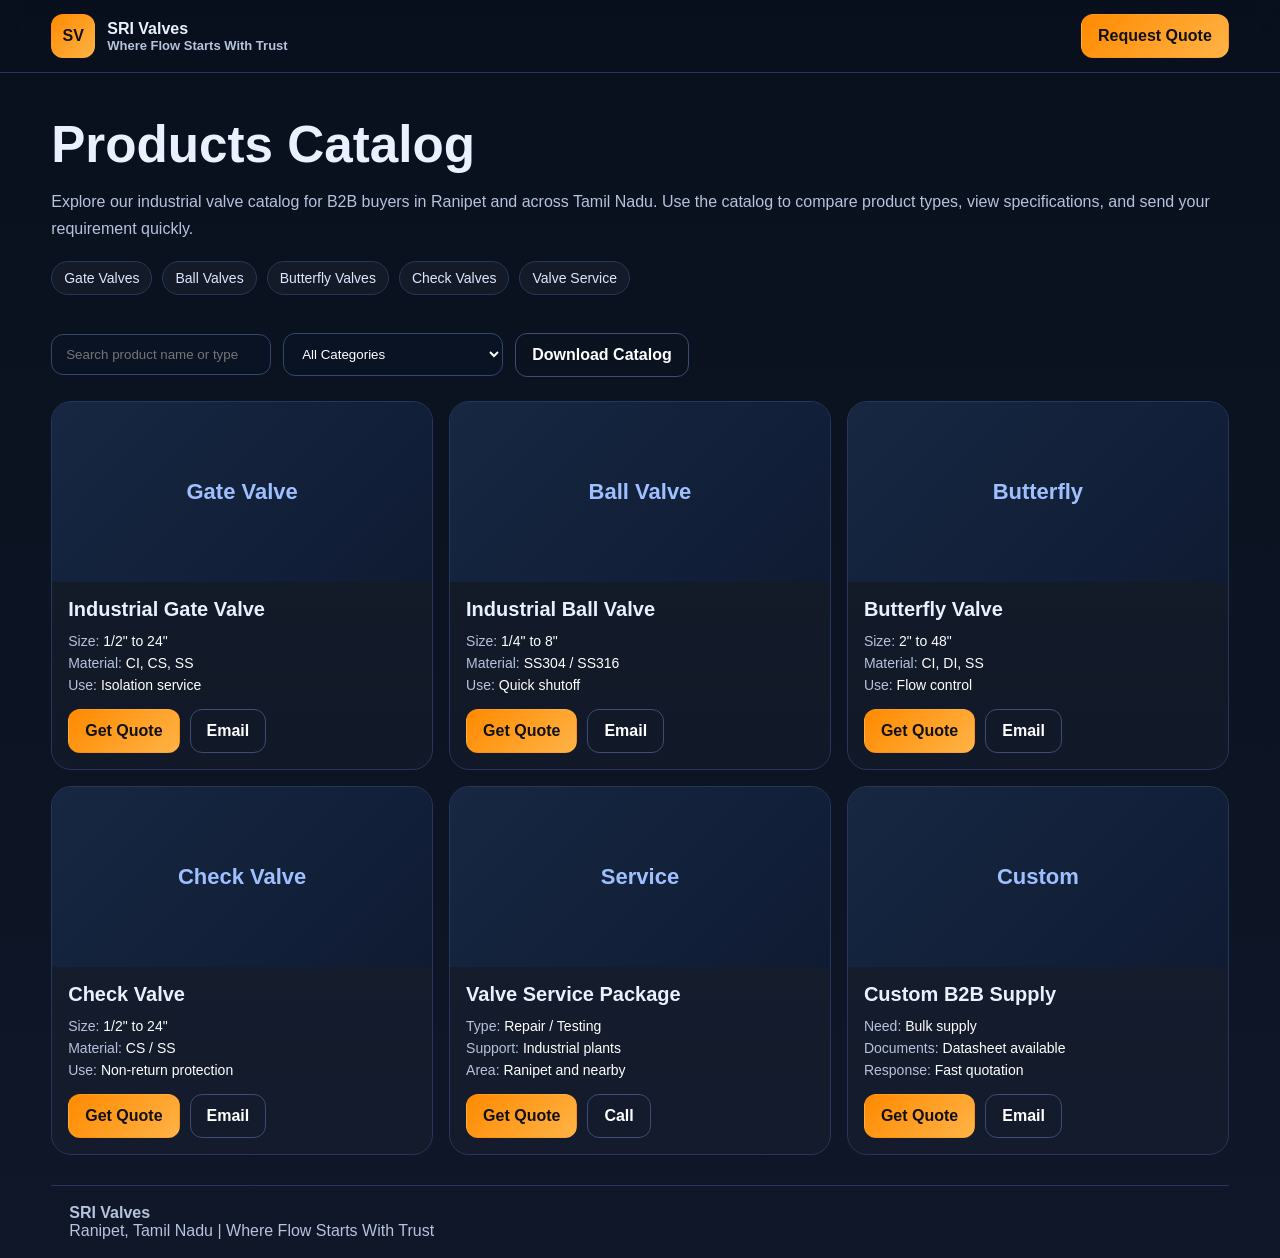
<file: catalog.html>
<!DOCTYPE html>
<html lang="en">
<head>
  <meta charset="UTF-8" />
  <meta name="viewport" content="width=device-width, initial-scale=1.0" />
  <title>SRI Valves | Products Catalog</title>
  <meta name="description" content="Browse the SRI Valves products catalog for industrial valves, valve service products, and B2B supply in Ranipet, Tamil Nadu." />
  <meta name="keywords" content="valve catalog, industrial valves catalog, valve supplier Ranipet, best valve seller, top quality valves, trusted company" />
  <meta name="robots" content="index,follow" />
  <link rel="canonical" href="https://www.srivalves.com/catalog.html" />
  <style>
    :root{--bg:#08101d;--bg2:#0b1220;--card:#111a2e;--line:#263759;--text:#eaf0ff;--muted:#b7c2dd;--brand:#ff8a00;}
    *{box-sizing:border-box}
    body{margin:0;font-family:Arial,Helvetica,sans-serif;background:linear-gradient(180deg,var(--bg),var(--bg2) 35%,#0f1729);color:var(--text)}
    a{text-decoration:none;color:inherit}
    .container{width:min(1180px,92%);margin:auto}
    .nav{position:sticky;top:0;z-index:50;background:rgba(8,16,29,.94);backdrop-filter:blur(10px);border-bottom:1px solid var(--line)}
    .navwrap{display:flex;align-items:center;justify-content:space-between;gap:16px;padding:14px 0}
    .logo{display:flex;align-items:center;gap:12px;font-weight:700}
    .logo .mark{width:44px;height:44px;border-radius:12px;background:linear-gradient(135deg,var(--brand),#ffb347);display:grid;place-items:center;color:#111;font-weight:900}
    .btn{display:inline-flex;align-items:center;justify-content:center;padding:12px 16px;border-radius:12px;font-weight:700;border:1px solid transparent}
    .btn-primary{background:linear-gradient(135deg,var(--brand),#ffb347);color:#111}
    .btn-outline{border-color:#3b4d75;color:#fff;background:transparent}
    .hero{padding:44px 0 20px}
    h1{margin:0 0 10px;font-size:clamp(30px,4vw,52px);line-height:1.08}
    p{color:var(--muted);line-height:1.7}
    .chips{display:flex;flex-wrap:wrap;gap:10px;margin:18px 0 0}
    .chip{padding:8px 12px;border-radius:999px;background:rgba(255,255,255,.04);border:1px solid var(--line);color:#dce7ff;font-size:14px}
    .toolbar{display:flex;gap:12px;flex-wrap:wrap;align-items:center;margin:18px 0 24px}
    .toolbar select,.toolbar input{padding:12px 14px;border-radius:12px;border:1px solid #33476d;background:#0a1324;color:#fff;min-width:220px}
    .grid{display:grid;grid-template-columns:repeat(3,1fr);gap:16px}
    .card{background:linear-gradient(180deg,rgba(255,255,255,.04),rgba(255,255,255,.02));border:1px solid var(--line);border-radius:20px;overflow:hidden}
    .img{height:180px;background:linear-gradient(135deg,#172742,#0f1b33);display:grid;place-items:center;color:#9ec0ff;font-weight:800;font-size:22px}
    .content{padding:16px}
    .content h3{margin:0 0 8px;font-size:20px}
    .specs{display:grid;gap:6px;font-size:14px;color:var(--muted);margin:12px 0 16px}
    .specs span{color:#fff}
    .actions{display:flex;gap:10px;flex-wrap:wrap}
    .footerbox{margin:30px 0 0;padding:18px;border-top:1px solid var(--line);color:var(--muted)}
    @media (max-width:900px){.grid{grid-template-columns:1fr 1fr}}
    @media (max-width:600px){.grid{grid-template-columns:1fr}.toolbar select,.toolbar input{min-width:100%;width:100%}.btn{width:100%}.actions{display:grid}}
  </style>
</head>
<body>
  <header class="nav">
    <div class="container navwrap">
      <div class="logo"><div class="mark">SV</div><div><div>SRI Valves</div><div style="font-size:13px;color:#b7c2dd;">Where Flow Starts With Trust</div></div></div>
      <a class="btn btn-primary" href="contact.html#quote">Request Quote</a>
    </div>
  </header>

  <main class="container">
    <section class="hero">
      <h1>Products Catalog</h1>
      <p>Explore our industrial valve catalog for B2B buyers in Ranipet and across Tamil Nadu. Use the catalog to compare product types, view specifications, and send your requirement quickly.</p>
      <div class="chips">
        <div class="chip">Gate Valves</div>
        <div class="chip">Ball Valves</div>
        <div class="chip">Butterfly Valves</div>
        <div class="chip">Check Valves</div>
        <div class="chip">Valve Service</div>
      </div>
    </section>

    <section class="toolbar">
      <input type="search" placeholder="Search product name or type" />
      <select>
        <option>All Categories</option>
        <option>Gate Valves</option>
        <option>Ball Valves</option>
        <option>Butterfly Valves</option>
        <option>Check Valves</option>
      </select>
      <a class="btn btn-outline" href="catalog.pdf" download>Download Catalog</a>
    </section>

    <section class="grid">
      <article class="card">
        <div class="img">Gate Valve</div>
        <div class="content">
          <h3>Industrial Gate Valve</h3>
          <div class="specs">
            <div>Size: <span>1/2&quot; to 24&quot;</span></div>
            <div>Material: <span>CI, CS, SS</span></div>
            <div>Use: <span>Isolation service</span></div>
          </div>
          <div class="actions">
            <a class="btn btn-primary" href="contact.html#quote">Get Quote</a>
            <a class="btn btn-outline" href="mailto:sales@srivalves.com?subject=Gate%20Valve%20Enquiry">Email</a>
          </div>
        </div>
      </article>

      <article class="card">
        <div class="img">Ball Valve</div>
        <div class="content">
          <h3>Industrial Ball Valve</h3>
          <div class="specs">
            <div>Size: <span>1/4&quot; to 8&quot;</span></div>
            <div>Material: <span>SS304 / SS316</span></div>
            <div>Use: <span>Quick shutoff</span></div>
          </div>
          <div class="actions">
            <a class="btn btn-primary" href="contact.html#quote">Get Quote</a>
            <a class="btn btn-outline" href="mailto:sales@srivalves.com?subject=Ball%20Valve%20Enquiry">Email</a>
          </div>
        </div>
      </article>

      <article class="card">
        <div class="img">Butterfly</div>
        <div class="content">
          <h3>Butterfly Valve</h3>
          <div class="specs">
            <div>Size: <span>2&quot; to 48&quot;</span></div>
            <div>Material: <span>CI, DI, SS</span></div>
            <div>Use: <span>Flow control</span></div>
          </div>
          <div class="actions">
            <a class="btn btn-primary" href="contact.html#quote">Get Quote</a>
            <a class="btn btn-outline" href="mailto:sales@srivalves.com?subject=Butterfly%20Valve%20Enquiry">Email</a>
          </div>
        </div>
      </article>

      <article class="card">
        <div class="img">Check Valve</div>
        <div class="content">
          <h3>Check Valve</h3>
          <div class="specs">
            <div>Size: <span>1/2&quot; to 24&quot;</span></div>
            <div>Material: <span>CS / SS</span></div>
            <div>Use: <span>Non-return protection</span></div>
          </div>
          <div class="actions">
            <a class="btn btn-primary" href="contact.html#quote">Get Quote</a>
            <a class="btn btn-outline" href="mailto:sales@srivalves.com?subject=Check%20Valve%20Enquiry">Email</a>
          </div>
        </div>
      </article>

      <article class="card">
        <div class="img">Service</div>
        <div class="content">
          <h3>Valve Service Package</h3>
          <div class="specs">
            <div>Type: <span>Repair / Testing</span></div>
            <div>Support: <span>Industrial plants</span></div>
            <div>Area: <span>Ranipet and nearby</span></div>
          </div>
          <div class="actions">
            <a class="btn btn-primary" href="contact.html#quote">Get Quote</a>
            <a class="btn btn-outline" href="tel:+910000000000">Call</a>
          </div>
        </div>
      </article>

      <article class="card">
        <div class="img">Custom</div>
        <div class="content">
          <h3>Custom B2B Supply</h3>
          <div class="specs">
            <div>Need: <span>Bulk supply</span></div>
            <div>Documents: <span>Datasheet available</span></div>
            <div>Response: <span>Fast quotation</span></div>
          </div>
          <div class="actions">
            <a class="btn btn-primary" href="contact.html#quote">Get Quote</a>
            <a class="btn btn-outline" href="mailto:sales@srivalves.com?subject=Bulk%20Valve%20Enquiry">Email</a>
          </div>
        </div>
      </article>
    </section>

    <div class="footerbox">
      <b>SRI Valves</b><br>
      Ranipet, Tamil Nadu | Where Flow Starts With Trust
    </div>
  </main>
</body>
</html>
</file>
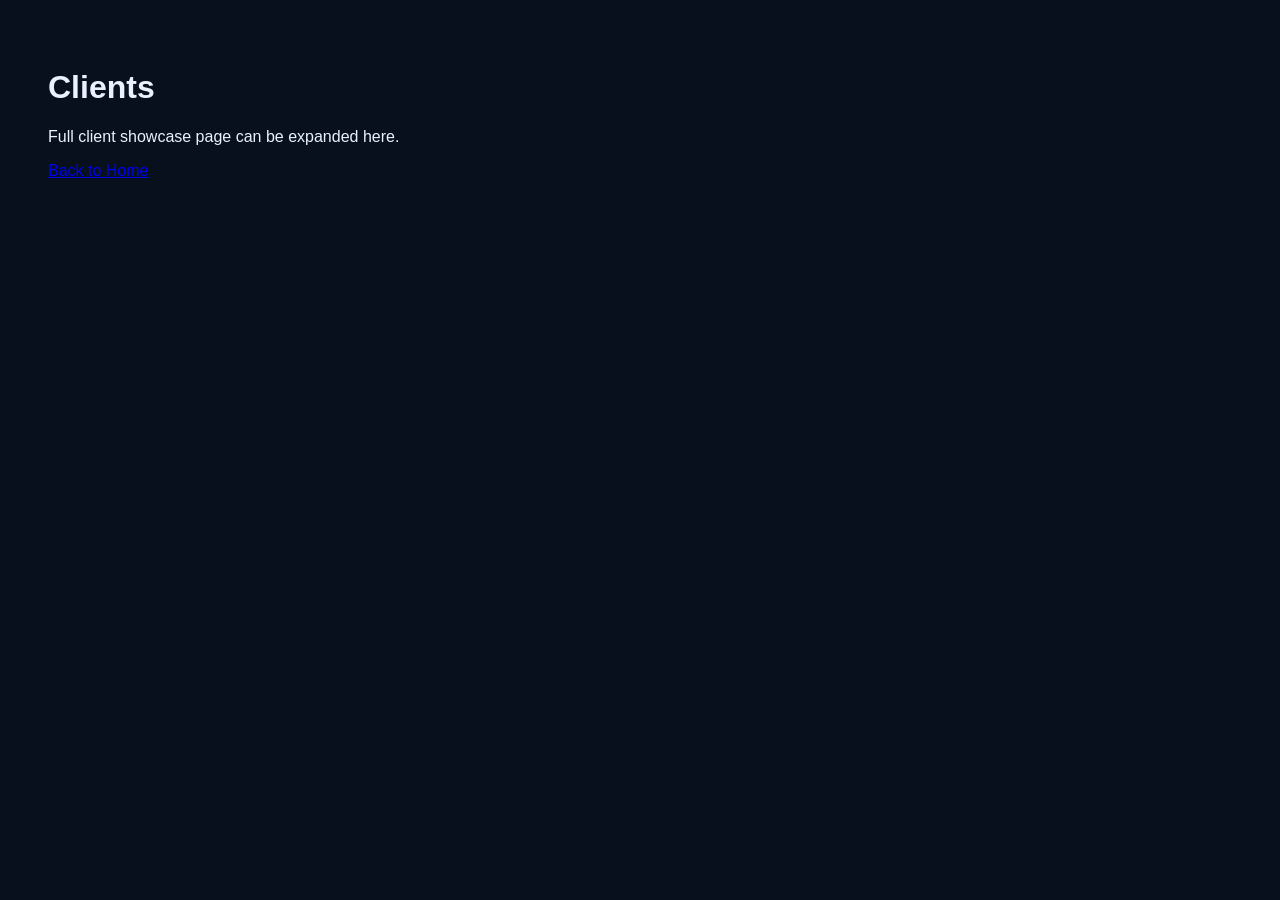
<file: clients.html>
<!DOCTYPE html>
<html lang="en">
<head>
  <meta charset="UTF-8" />
  <meta name="viewport" content="width=device-width, initial-scale=1.0" />
  <title>SRI Valves | Clients</title>
  <meta name="description" content="Clientele and industry details for SRI Valves." />
  <meta name="keywords" content="client logo, industrial clients, valve company clients, B2B business" />
  <link rel="canonical" href="https://www.srivalves.com/clients.html" />
</head>
<body style="background:#08101d;color:#eaf0ff;font-family:Arial,Helvetica,sans-serif;padding:40px;">
  <h1>Clients</h1>
  <p>Full client showcase page can be expanded here.</p>
  <a href="index.html">Back to Home</a>
</body>
</html>
</file>
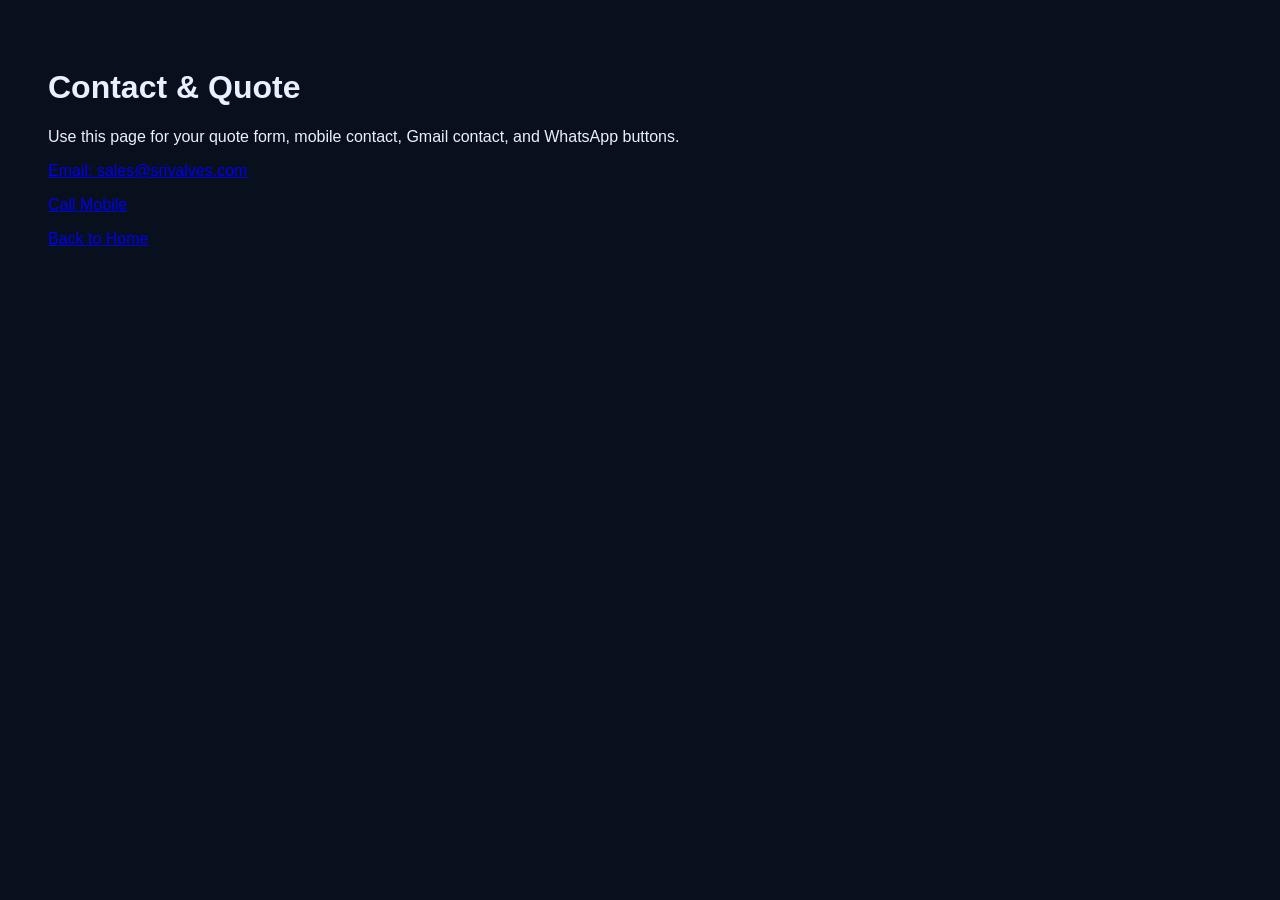
<file: contact.html>
<!DOCTYPE html>
<html lang="en">
<head>
  <meta charset="UTF-8" />
  <meta name="viewport" content="width=device-width, initial-scale=1.0" />
  <title>SRI Valves | Contact</title>
  <meta name="description" content="Contact SRI Valves for valve service in Ranipet, email enquiry, mobile call, and quote requests." />
  <meta name="keywords" content="contact SRI Valves, quote button, email valve company, mobile contact, Ranipet valve service" />
  <link rel="canonical" href="https://www.srivalves.com/contact.html" />
</head>
<body style="background:#08101d;color:#eaf0ff;font-family:Arial,Helvetica,sans-serif;padding:40px;">
  <h1 id="quote">Contact & Quote</h1>
  <p>Use this page for your quote form, mobile contact, Gmail contact, and WhatsApp buttons.</p>
  <p><a href="mailto:sales@srivalves.com">Email: sales@srivalves.com</a></p>
  <p><a href="tel:+910000000000">Call Mobile</a></p>
  <a href="index.html">Back to Home</a>
</body>
</html>
</file>
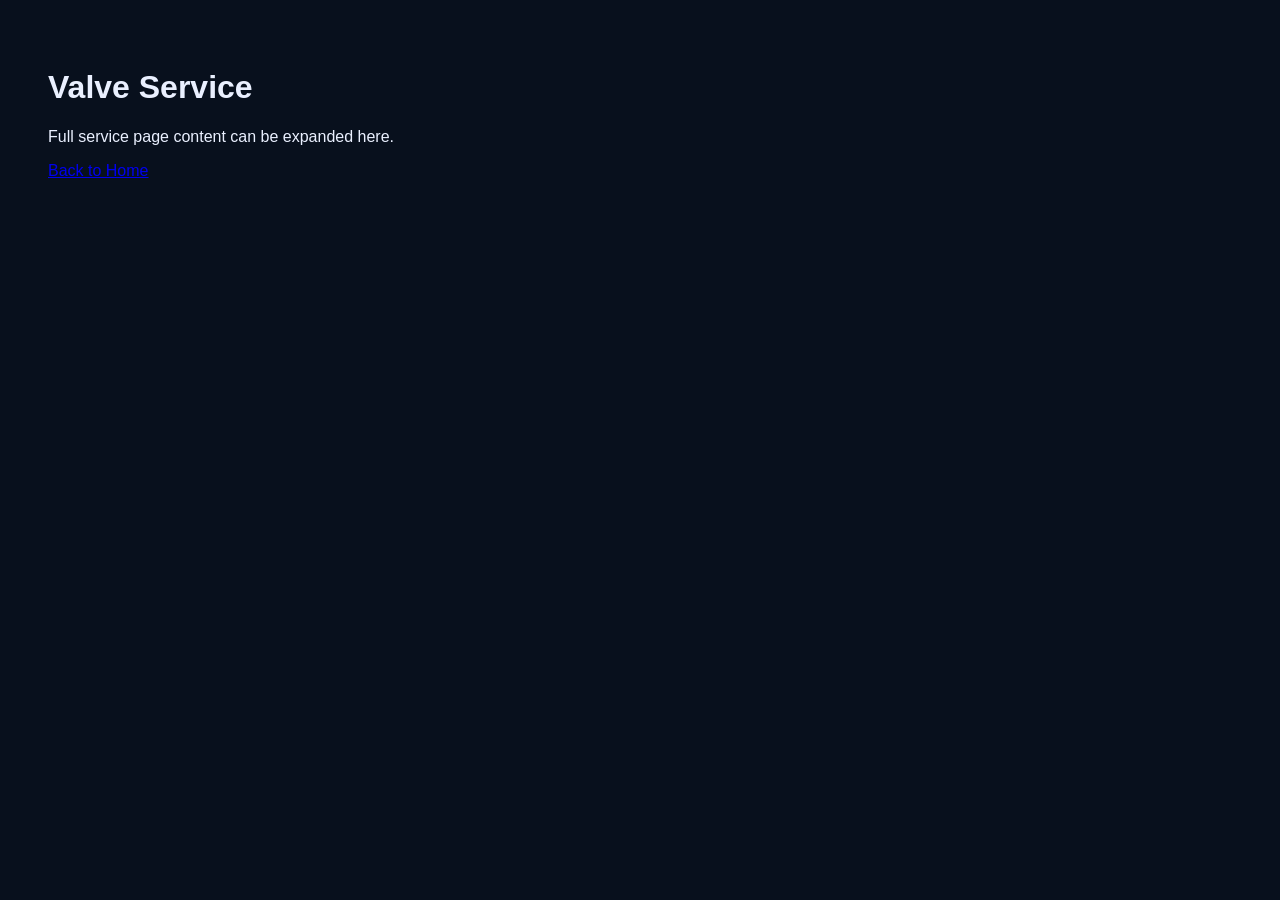
<file: service.html>
<!DOCTYPE html>
<html lang="en">
<head>
  <meta charset="UTF-8" />
  <meta name="viewport" content="width=device-width, initial-scale=1.0" />
  <title>SRI Valves | Service</title>
  <meta name="description" content="Valve repair, valve testing, refurbishing, and valve service in Ranipet by SRI Valves." />
  <meta name="keywords" content="valve service in Ranipet, valve repair, valve testing, industrial valve maintenance" />
  <link rel="canonical" href="https://www.srivalves.com/service.html" />
</head>
<body style="background:#08101d;color:#eaf0ff;font-family:Arial,Helvetica,sans-serif;padding:40px;">
  <h1>Valve Service</h1>
  <p>Full service page content can be expanded here.</p>
  <a href="index.html">Back to Home</a>
</body>
</html>
</file>
